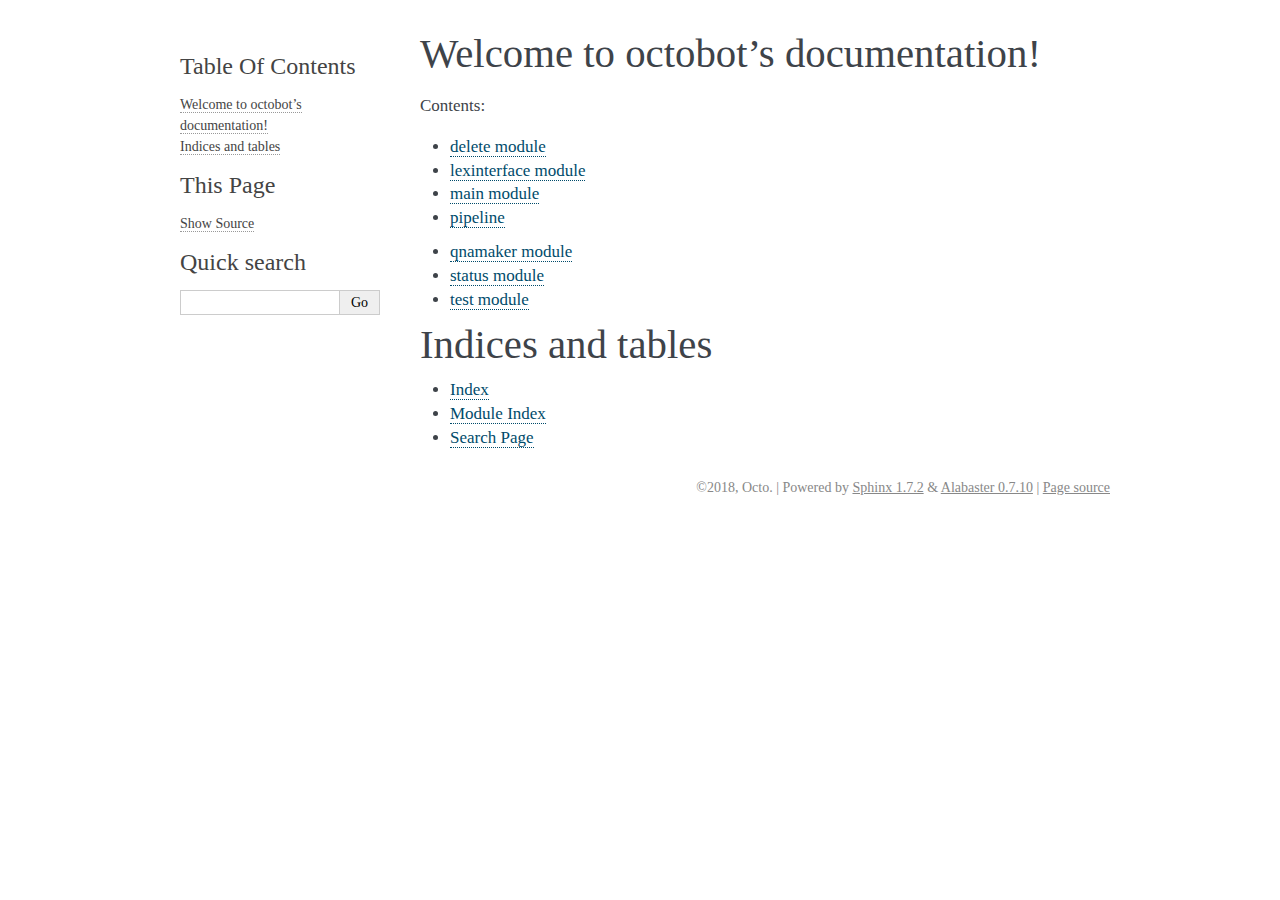
<file: pipeline/docs/_build/html/index.html>
<!DOCTYPE html PUBLIC "-//W3C//DTD XHTML 1.0 Transitional//EN"
  "http://www.w3.org/TR/xhtml1/DTD/xhtml1-transitional.dtd">

<html xmlns="http://www.w3.org/1999/xhtml">
  <head>
    <meta http-equiv="X-UA-Compatible" content="IE=Edge" />
    <meta http-equiv="Content-Type" content="text/html; charset=utf-8" />
    <title>Welcome to octobot’s documentation! &#8212; octobot  documentation</title>
    <link rel="stylesheet" href="_static/alabaster.css" type="text/css" />
    <link rel="stylesheet" href="_static/pygments.css" type="text/css" />
    <script type="text/javascript" src="_static/documentation_options.js"></script>
    <script type="text/javascript" src="_static/jquery.js"></script>
    <script type="text/javascript" src="_static/underscore.js"></script>
    <script type="text/javascript" src="_static/doctools.js"></script>
    <link rel="index" title="Index" href="genindex.html" />
    <link rel="search" title="Search" href="search.html" />
    <link rel="next" title="delete module" href="source/delete.html" />
   
  <link rel="stylesheet" href="_static/custom.css" type="text/css" />
  
  
  <meta name="viewport" content="width=device-width, initial-scale=0.9, maximum-scale=0.9" />

  </head><body>
  
    <div class="document">
      <div class="documentwrapper">
        <div class="bodywrapper">
          <div class="body" role="main">
            
  <div class="section" id="welcome-to-octobot-s-documentation">
<h1>Welcome to octobot’s documentation!<a class="headerlink" href="#welcome-to-octobot-s-documentation" title="Permalink to this headline">¶</a></h1>
<div class="toctree-wrapper compound">
<p class="caption"><span class="caption-text">Contents:</span></p>
<ul>
<li class="toctree-l1"><a class="reference internal" href="source/delete.html">delete module</a></li>
<li class="toctree-l1"><a class="reference internal" href="source/lexinterface.html">lexinterface module</a></li>
<li class="toctree-l1"><a class="reference internal" href="source/main.html">main module</a></li>
<li class="toctree-l1"><a class="reference internal" href="source/modules.html">pipeline</a><ul class="simple">
</ul>
</li>
<li class="toctree-l1"><a class="reference internal" href="source/qnamaker.html">qnamaker module</a></li>
<li class="toctree-l1"><a class="reference internal" href="source/status.html">status module</a></li>
<li class="toctree-l1"><a class="reference internal" href="source/test.html">test module</a></li>
</ul>
</div>
</div>
<div class="section" id="indices-and-tables">
<h1>Indices and tables<a class="headerlink" href="#indices-and-tables" title="Permalink to this headline">¶</a></h1>
<ul class="simple">
<li><a class="reference internal" href="genindex.html"><span class="std std-ref">Index</span></a></li>
<li><a class="reference internal" href="py-modindex.html"><span class="std std-ref">Module Index</span></a></li>
<li><a class="reference internal" href="search.html"><span class="std std-ref">Search Page</span></a></li>
</ul>
</div>


          </div>
        </div>
      </div>
      <div class="sphinxsidebar" role="navigation" aria-label="main navigation">
        <div class="sphinxsidebarwrapper">
  <h3><a href="#">Table Of Contents</a></h3>
  <ul>
<li><a class="reference internal" href="#">Welcome to octobot’s documentation!</a></li>
<li><a class="reference internal" href="#indices-and-tables">Indices and tables</a></li>
</ul>
<div class="relations">
<h3>Related Topics</h3>
<ul>
  <li><a href="#">Documentation overview</a><ul>
      <li>Next: <a href="source/delete.html" title="next chapter">delete module</a></li>
  </ul></li>
</ul>
</div>
  <div role="note" aria-label="source link">
    <h3>This Page</h3>
    <ul class="this-page-menu">
      <li><a href="_sources/index.rst.txt"
            rel="nofollow">Show Source</a></li>
    </ul>
   </div>
<div id="searchbox" style="display: none" role="search">
  <h3>Quick search</h3>
    <div class="searchformwrapper">
    <form class="search" action="search.html" method="get">
      <input type="text" name="q" />
      <input type="submit" value="Go" />
      <input type="hidden" name="check_keywords" value="yes" />
      <input type="hidden" name="area" value="default" />
    </form>
    </div>
</div>
<script type="text/javascript">$('#searchbox').show(0);</script>
        </div>
      </div>
      <div class="clearer"></div>
    </div>
    <div class="footer">
      &copy;2018, Octo.
      
      |
      Powered by <a href="http://sphinx-doc.org/">Sphinx 1.7.2</a>
      &amp; <a href="https://github.com/bitprophet/alabaster">Alabaster 0.7.10</a>
      
      |
      <a href="_sources/index.rst.txt"
          rel="nofollow">Page source</a>
    </div>

    

    
  </body>
</html>
</file>
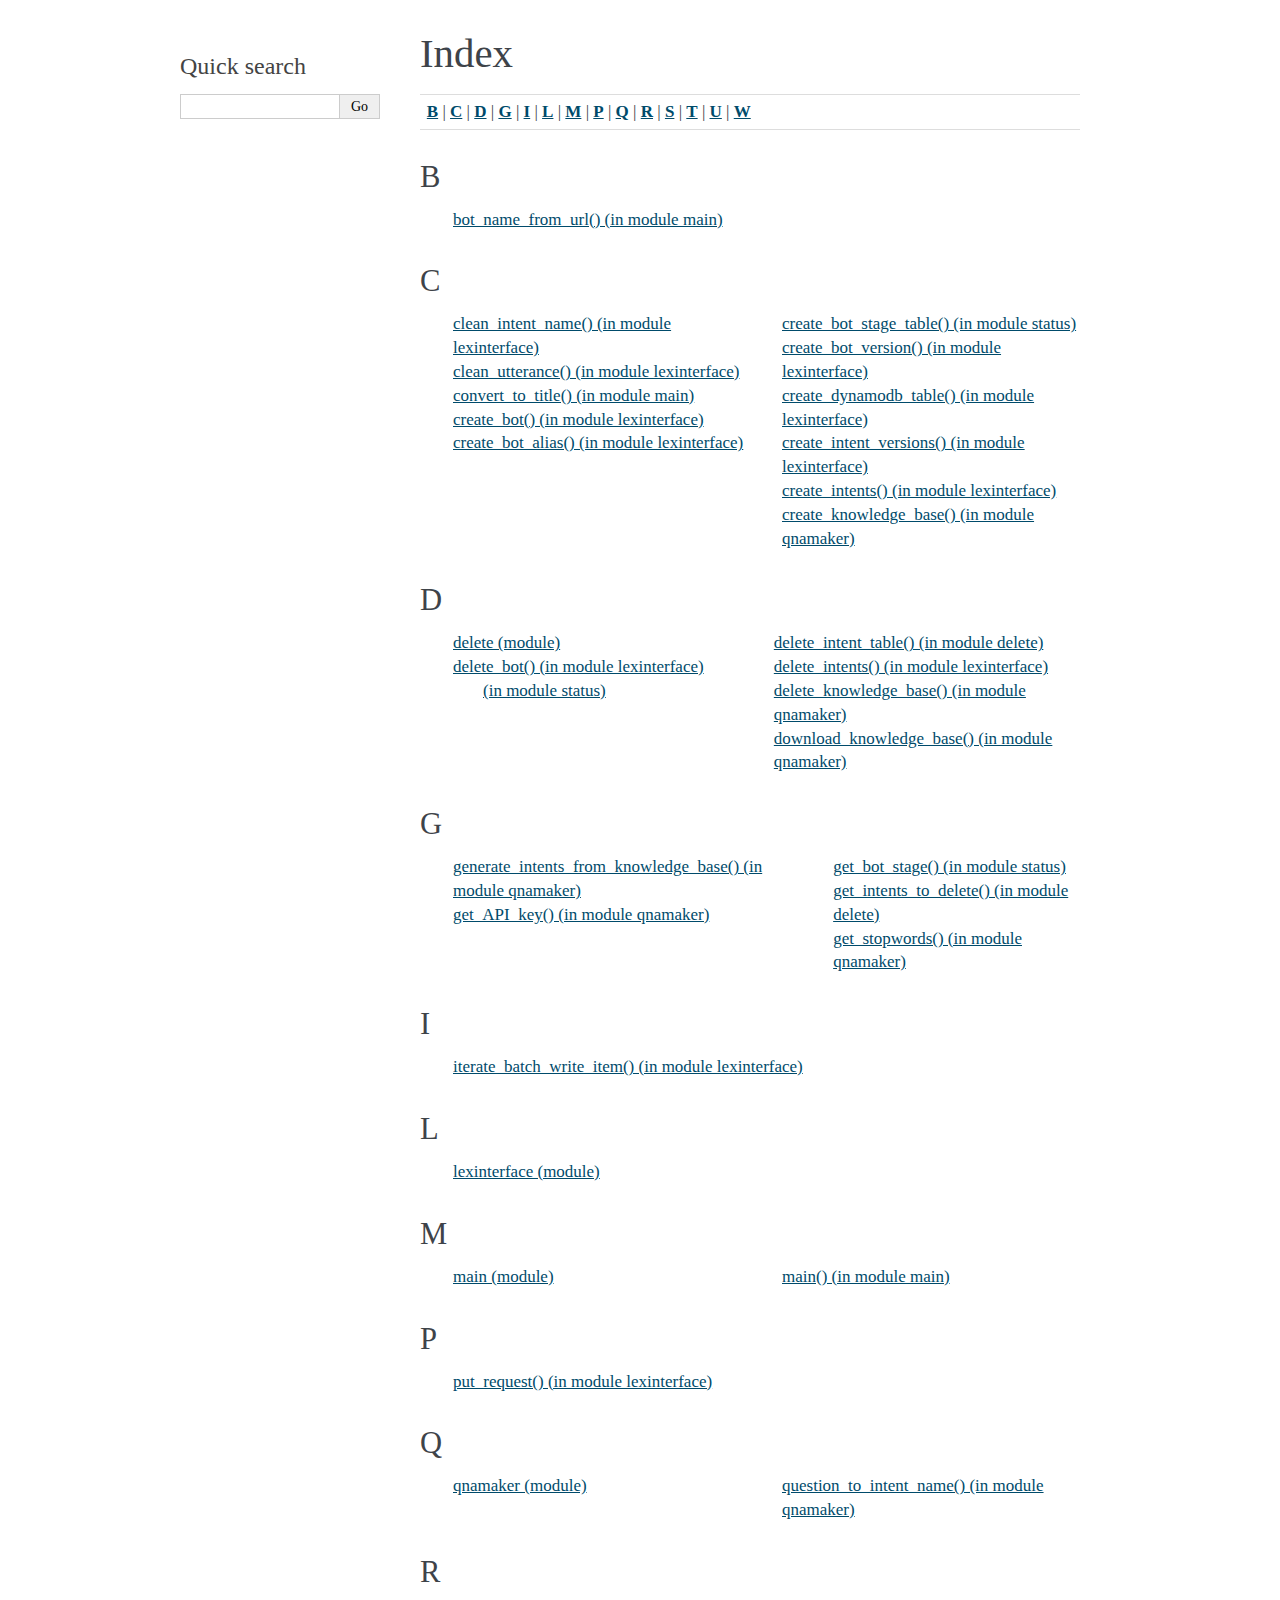
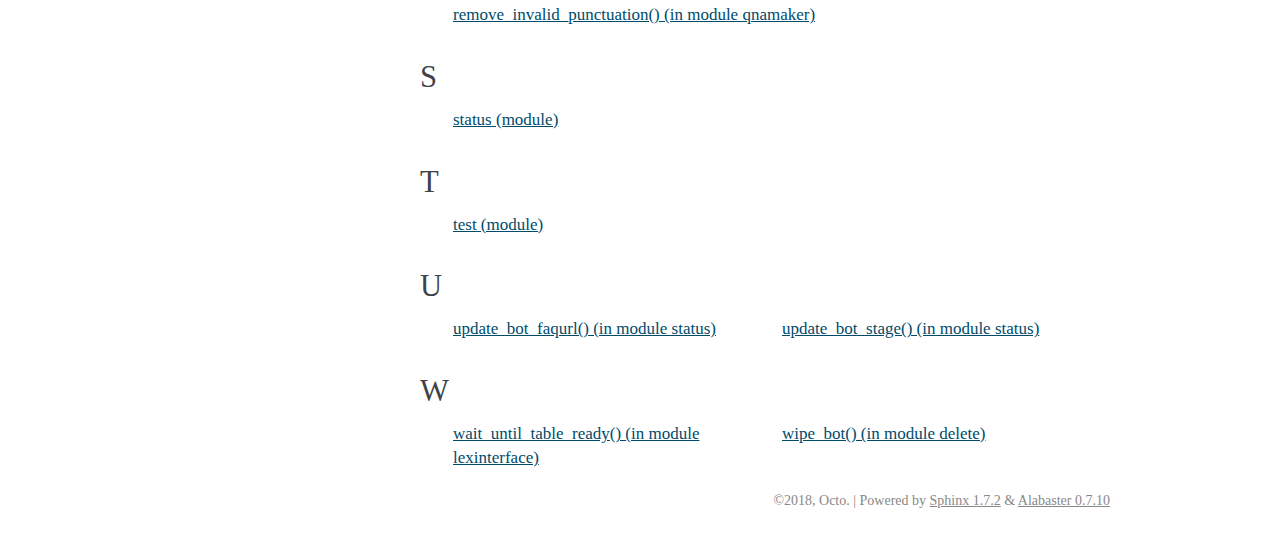
<file: pipeline/docs/_build/html/genindex.html>
<!DOCTYPE html PUBLIC "-//W3C//DTD XHTML 1.0 Transitional//EN"
  "http://www.w3.org/TR/xhtml1/DTD/xhtml1-transitional.dtd">

<html xmlns="http://www.w3.org/1999/xhtml">
  <head>
    <meta http-equiv="X-UA-Compatible" content="IE=Edge" />
    <meta http-equiv="Content-Type" content="text/html; charset=utf-8" />
    <title>Index &#8212; octobot  documentation</title>
    <link rel="stylesheet" href="_static/alabaster.css" type="text/css" />
    <link rel="stylesheet" href="_static/pygments.css" type="text/css" />
    <script type="text/javascript" src="_static/documentation_options.js"></script>
    <script type="text/javascript" src="_static/jquery.js"></script>
    <script type="text/javascript" src="_static/underscore.js"></script>
    <script type="text/javascript" src="_static/doctools.js"></script>
    <link rel="index" title="Index" href="#" />
    <link rel="search" title="Search" href="search.html" />
   
  <link rel="stylesheet" href="_static/custom.css" type="text/css" />
  
  
  <meta name="viewport" content="width=device-width, initial-scale=0.9, maximum-scale=0.9" />

  </head><body>
  

    <div class="document">
      <div class="documentwrapper">
        <div class="bodywrapper">
          <div class="body" role="main">
            

<h1 id="index">Index</h1>

<div class="genindex-jumpbox">
 <a href="#B"><strong>B</strong></a>
 | <a href="#C"><strong>C</strong></a>
 | <a href="#D"><strong>D</strong></a>
 | <a href="#G"><strong>G</strong></a>
 | <a href="#I"><strong>I</strong></a>
 | <a href="#L"><strong>L</strong></a>
 | <a href="#M"><strong>M</strong></a>
 | <a href="#P"><strong>P</strong></a>
 | <a href="#Q"><strong>Q</strong></a>
 | <a href="#R"><strong>R</strong></a>
 | <a href="#S"><strong>S</strong></a>
 | <a href="#T"><strong>T</strong></a>
 | <a href="#U"><strong>U</strong></a>
 | <a href="#W"><strong>W</strong></a>
 
</div>
<h2 id="B">B</h2>
<table style="width: 100%" class="indextable genindextable"><tr>
  <td style="width: 33%; vertical-align: top;"><ul>
      <li><a href="source/main.html#main.bot_name_from_url">bot_name_from_url() (in module main)</a>
</li>
  </ul></td>
</tr></table>

<h2 id="C">C</h2>
<table style="width: 100%" class="indextable genindextable"><tr>
  <td style="width: 33%; vertical-align: top;"><ul>
      <li><a href="source/lexinterface.html#lexinterface.clean_intent_name">clean_intent_name() (in module lexinterface)</a>
</li>
      <li><a href="source/lexinterface.html#lexinterface.clean_utterance">clean_utterance() (in module lexinterface)</a>
</li>
      <li><a href="source/main.html#main.convert_to_title">convert_to_title() (in module main)</a>
</li>
      <li><a href="source/lexinterface.html#lexinterface.create_bot">create_bot() (in module lexinterface)</a>
</li>
      <li><a href="source/lexinterface.html#lexinterface.create_bot_alias">create_bot_alias() (in module lexinterface)</a>
</li>
  </ul></td>
  <td style="width: 33%; vertical-align: top;"><ul>
      <li><a href="source/status.html#status.create_bot_stage_table">create_bot_stage_table() (in module status)</a>
</li>
      <li><a href="source/lexinterface.html#lexinterface.create_bot_version">create_bot_version() (in module lexinterface)</a>
</li>
      <li><a href="source/lexinterface.html#lexinterface.create_dynamodb_table">create_dynamodb_table() (in module lexinterface)</a>
</li>
      <li><a href="source/lexinterface.html#lexinterface.create_intent_versions">create_intent_versions() (in module lexinterface)</a>
</li>
      <li><a href="source/lexinterface.html#lexinterface.create_intents">create_intents() (in module lexinterface)</a>
</li>
      <li><a href="source/qnamaker.html#qnamaker.create_knowledge_base">create_knowledge_base() (in module qnamaker)</a>
</li>
  </ul></td>
</tr></table>

<h2 id="D">D</h2>
<table style="width: 100%" class="indextable genindextable"><tr>
  <td style="width: 33%; vertical-align: top;"><ul>
      <li><a href="source/delete.html#module-delete">delete (module)</a>
</li>
      <li><a href="source/lexinterface.html#lexinterface.delete_bot">delete_bot() (in module lexinterface)</a>

      <ul>
        <li><a href="source/status.html#status.delete_bot">(in module status)</a>
</li>
      </ul></li>
  </ul></td>
  <td style="width: 33%; vertical-align: top;"><ul>
      <li><a href="source/delete.html#delete.delete_intent_table">delete_intent_table() (in module delete)</a>
</li>
      <li><a href="source/lexinterface.html#lexinterface.delete_intents">delete_intents() (in module lexinterface)</a>
</li>
      <li><a href="source/qnamaker.html#qnamaker.delete_knowledge_base">delete_knowledge_base() (in module qnamaker)</a>
</li>
      <li><a href="source/qnamaker.html#qnamaker.download_knowledge_base">download_knowledge_base() (in module qnamaker)</a>
</li>
  </ul></td>
</tr></table>

<h2 id="G">G</h2>
<table style="width: 100%" class="indextable genindextable"><tr>
  <td style="width: 33%; vertical-align: top;"><ul>
      <li><a href="source/qnamaker.html#qnamaker.generate_intents_from_knowledge_base">generate_intents_from_knowledge_base() (in module qnamaker)</a>
</li>
      <li><a href="source/qnamaker.html#qnamaker.get_API_key">get_API_key() (in module qnamaker)</a>
</li>
  </ul></td>
  <td style="width: 33%; vertical-align: top;"><ul>
      <li><a href="source/status.html#status.get_bot_stage">get_bot_stage() (in module status)</a>
</li>
      <li><a href="source/delete.html#delete.get_intents_to_delete">get_intents_to_delete() (in module delete)</a>
</li>
      <li><a href="source/qnamaker.html#qnamaker.get_stopwords">get_stopwords() (in module qnamaker)</a>
</li>
  </ul></td>
</tr></table>

<h2 id="I">I</h2>
<table style="width: 100%" class="indextable genindextable"><tr>
  <td style="width: 33%; vertical-align: top;"><ul>
      <li><a href="source/lexinterface.html#lexinterface.iterate_batch_write_item">iterate_batch_write_item() (in module lexinterface)</a>
</li>
  </ul></td>
</tr></table>

<h2 id="L">L</h2>
<table style="width: 100%" class="indextable genindextable"><tr>
  <td style="width: 33%; vertical-align: top;"><ul>
      <li><a href="source/lexinterface.html#module-lexinterface">lexinterface (module)</a>
</li>
  </ul></td>
</tr></table>

<h2 id="M">M</h2>
<table style="width: 100%" class="indextable genindextable"><tr>
  <td style="width: 33%; vertical-align: top;"><ul>
      <li><a href="source/main.html#module-main">main (module)</a>
</li>
  </ul></td>
  <td style="width: 33%; vertical-align: top;"><ul>
      <li><a href="source/main.html#main.main">main() (in module main)</a>
</li>
  </ul></td>
</tr></table>

<h2 id="P">P</h2>
<table style="width: 100%" class="indextable genindextable"><tr>
  <td style="width: 33%; vertical-align: top;"><ul>
      <li><a href="source/lexinterface.html#lexinterface.put_request">put_request() (in module lexinterface)</a>
</li>
  </ul></td>
</tr></table>

<h2 id="Q">Q</h2>
<table style="width: 100%" class="indextable genindextable"><tr>
  <td style="width: 33%; vertical-align: top;"><ul>
      <li><a href="source/qnamaker.html#module-qnamaker">qnamaker (module)</a>
</li>
  </ul></td>
  <td style="width: 33%; vertical-align: top;"><ul>
      <li><a href="source/qnamaker.html#qnamaker.question_to_intent_name">question_to_intent_name() (in module qnamaker)</a>
</li>
  </ul></td>
</tr></table>

<h2 id="R">R</h2>
<table style="width: 100%" class="indextable genindextable"><tr>
  <td style="width: 33%; vertical-align: top;"><ul>
      <li><a href="source/qnamaker.html#qnamaker.remove_invalid_punctuation">remove_invalid_punctuation() (in module qnamaker)</a>
</li>
  </ul></td>
</tr></table>

<h2 id="S">S</h2>
<table style="width: 100%" class="indextable genindextable"><tr>
  <td style="width: 33%; vertical-align: top;"><ul>
      <li><a href="source/status.html#module-status">status (module)</a>
</li>
  </ul></td>
</tr></table>

<h2 id="T">T</h2>
<table style="width: 100%" class="indextable genindextable"><tr>
  <td style="width: 33%; vertical-align: top;"><ul>
      <li><a href="source/test.html#module-test">test (module)</a>
</li>
  </ul></td>
</tr></table>

<h2 id="U">U</h2>
<table style="width: 100%" class="indextable genindextable"><tr>
  <td style="width: 33%; vertical-align: top;"><ul>
      <li><a href="source/status.html#status.update_bot_faqurl">update_bot_faqurl() (in module status)</a>
</li>
  </ul></td>
  <td style="width: 33%; vertical-align: top;"><ul>
      <li><a href="source/status.html#status.update_bot_stage">update_bot_stage() (in module status)</a>
</li>
  </ul></td>
</tr></table>

<h2 id="W">W</h2>
<table style="width: 100%" class="indextable genindextable"><tr>
  <td style="width: 33%; vertical-align: top;"><ul>
      <li><a href="source/lexinterface.html#lexinterface.wait_until_table_ready">wait_until_table_ready() (in module lexinterface)</a>
</li>
  </ul></td>
  <td style="width: 33%; vertical-align: top;"><ul>
      <li><a href="source/delete.html#delete.wipe_bot">wipe_bot() (in module delete)</a>
</li>
  </ul></td>
</tr></table>



          </div>
        </div>
      </div>
      <div class="sphinxsidebar" role="navigation" aria-label="main navigation">
        <div class="sphinxsidebarwrapper"><div class="relations">
<h3>Related Topics</h3>
<ul>
  <li><a href="index.html">Documentation overview</a><ul>
  </ul></li>
</ul>
</div>
<div id="searchbox" style="display: none" role="search">
  <h3>Quick search</h3>
    <div class="searchformwrapper">
    <form class="search" action="search.html" method="get">
      <input type="text" name="q" />
      <input type="submit" value="Go" />
      <input type="hidden" name="check_keywords" value="yes" />
      <input type="hidden" name="area" value="default" />
    </form>
    </div>
</div>
<script type="text/javascript">$('#searchbox').show(0);</script>
        </div>
      </div>
      <div class="clearer"></div>
    </div>
    <div class="footer">
      &copy;2018, Octo.
      
      |
      Powered by <a href="http://sphinx-doc.org/">Sphinx 1.7.2</a>
      &amp; <a href="https://github.com/bitprophet/alabaster">Alabaster 0.7.10</a>
      
    </div>

    

    
  </body>
</html>
</file>
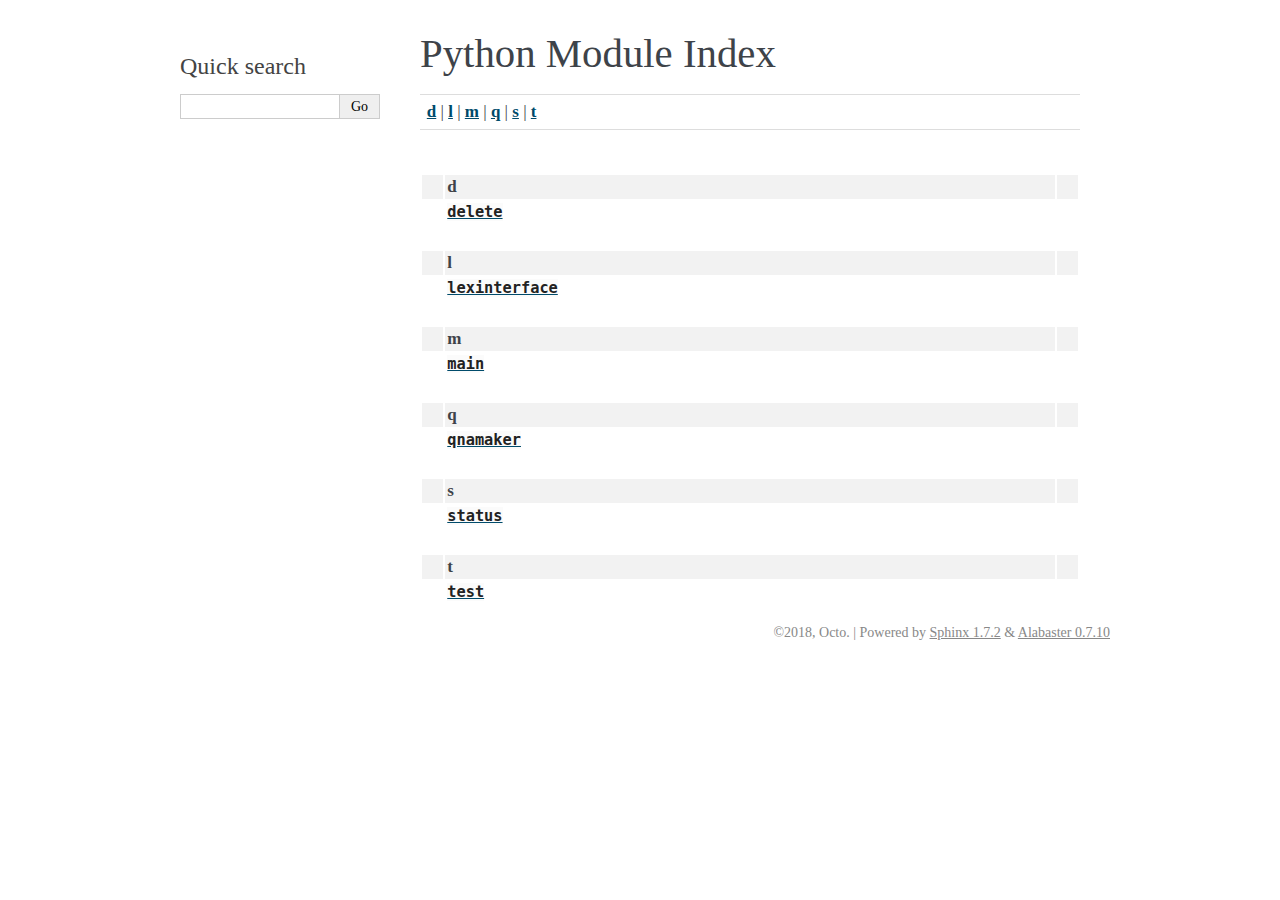
<file: pipeline/docs/_build/html/py-modindex.html>
<!DOCTYPE html PUBLIC "-//W3C//DTD XHTML 1.0 Transitional//EN"
  "http://www.w3.org/TR/xhtml1/DTD/xhtml1-transitional.dtd">

<html xmlns="http://www.w3.org/1999/xhtml">
  <head>
    <meta http-equiv="X-UA-Compatible" content="IE=Edge" />
    <meta http-equiv="Content-Type" content="text/html; charset=utf-8" />
    <title>Python Module Index &#8212; octobot  documentation</title>
    <link rel="stylesheet" href="_static/alabaster.css" type="text/css" />
    <link rel="stylesheet" href="_static/pygments.css" type="text/css" />
    <script type="text/javascript" src="_static/documentation_options.js"></script>
    <script type="text/javascript" src="_static/jquery.js"></script>
    <script type="text/javascript" src="_static/underscore.js"></script>
    <script type="text/javascript" src="_static/doctools.js"></script>
    <link rel="index" title="Index" href="genindex.html" />
    <link rel="search" title="Search" href="search.html" />

   
  <link rel="stylesheet" href="_static/custom.css" type="text/css" />
  
  
  <meta name="viewport" content="width=device-width, initial-scale=0.9, maximum-scale=0.9" />


    <script type="text/javascript">
      DOCUMENTATION_OPTIONS.COLLAPSE_INDEX = true;
    </script>


  </head><body>
  

    <div class="document">
      <div class="documentwrapper">
        <div class="bodywrapper">
          <div class="body" role="main">
            

   <h1>Python Module Index</h1>

   <div class="modindex-jumpbox">
   <a href="#cap-d"><strong>d</strong></a> | 
   <a href="#cap-l"><strong>l</strong></a> | 
   <a href="#cap-m"><strong>m</strong></a> | 
   <a href="#cap-q"><strong>q</strong></a> | 
   <a href="#cap-s"><strong>s</strong></a> | 
   <a href="#cap-t"><strong>t</strong></a>
   </div>

   <table class="indextable modindextable">
     <tr class="pcap"><td></td><td>&#160;</td><td></td></tr>
     <tr class="cap" id="cap-d"><td></td><td>
       <strong>d</strong></td><td></td></tr>
     <tr>
       <td></td>
       <td>
       <a href="source/delete.html#module-delete"><code class="xref">delete</code></a></td><td>
       <em></em></td></tr>
     <tr class="pcap"><td></td><td>&#160;</td><td></td></tr>
     <tr class="cap" id="cap-l"><td></td><td>
       <strong>l</strong></td><td></td></tr>
     <tr>
       <td></td>
       <td>
       <a href="source/lexinterface.html#module-lexinterface"><code class="xref">lexinterface</code></a></td><td>
       <em></em></td></tr>
     <tr class="pcap"><td></td><td>&#160;</td><td></td></tr>
     <tr class="cap" id="cap-m"><td></td><td>
       <strong>m</strong></td><td></td></tr>
     <tr>
       <td></td>
       <td>
       <a href="source/main.html#module-main"><code class="xref">main</code></a></td><td>
       <em></em></td></tr>
     <tr class="pcap"><td></td><td>&#160;</td><td></td></tr>
     <tr class="cap" id="cap-q"><td></td><td>
       <strong>q</strong></td><td></td></tr>
     <tr>
       <td></td>
       <td>
       <a href="source/qnamaker.html#module-qnamaker"><code class="xref">qnamaker</code></a></td><td>
       <em></em></td></tr>
     <tr class="pcap"><td></td><td>&#160;</td><td></td></tr>
     <tr class="cap" id="cap-s"><td></td><td>
       <strong>s</strong></td><td></td></tr>
     <tr>
       <td></td>
       <td>
       <a href="source/status.html#module-status"><code class="xref">status</code></a></td><td>
       <em></em></td></tr>
     <tr class="pcap"><td></td><td>&#160;</td><td></td></tr>
     <tr class="cap" id="cap-t"><td></td><td>
       <strong>t</strong></td><td></td></tr>
     <tr>
       <td></td>
       <td>
       <a href="source/test.html#module-test"><code class="xref">test</code></a></td><td>
       <em></em></td></tr>
   </table>


          </div>
        </div>
      </div>
      <div class="sphinxsidebar" role="navigation" aria-label="main navigation">
        <div class="sphinxsidebarwrapper"><div class="relations">
<h3>Related Topics</h3>
<ul>
  <li><a href="index.html">Documentation overview</a><ul>
  </ul></li>
</ul>
</div>
<div id="searchbox" style="display: none" role="search">
  <h3>Quick search</h3>
    <div class="searchformwrapper">
    <form class="search" action="search.html" method="get">
      <input type="text" name="q" />
      <input type="submit" value="Go" />
      <input type="hidden" name="check_keywords" value="yes" />
      <input type="hidden" name="area" value="default" />
    </form>
    </div>
</div>
<script type="text/javascript">$('#searchbox').show(0);</script>
        </div>
      </div>
      <div class="clearer"></div>
    </div>
    <div class="footer">
      &copy;2018, Octo.
      
      |
      Powered by <a href="http://sphinx-doc.org/">Sphinx 1.7.2</a>
      &amp; <a href="https://github.com/bitprophet/alabaster">Alabaster 0.7.10</a>
      
    </div>

    

    
  </body>
</html>
</file>
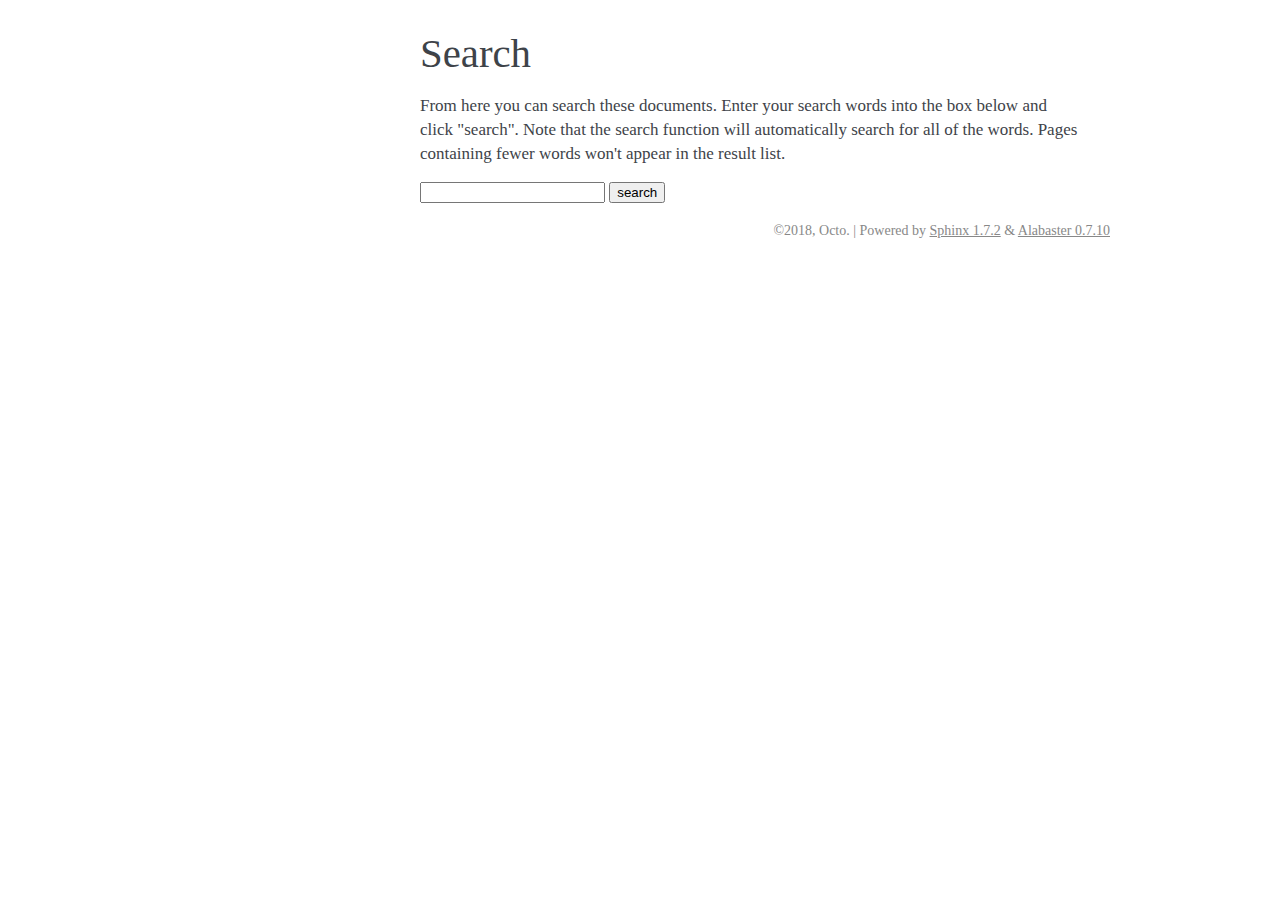
<file: pipeline/docs/_build/html/search.html>
<!DOCTYPE html PUBLIC "-//W3C//DTD XHTML 1.0 Transitional//EN"
  "http://www.w3.org/TR/xhtml1/DTD/xhtml1-transitional.dtd">

<html xmlns="http://www.w3.org/1999/xhtml">
  <head>
    <meta http-equiv="X-UA-Compatible" content="IE=Edge" />
    <meta http-equiv="Content-Type" content="text/html; charset=utf-8" />
    <title>Search &#8212; octobot  documentation</title>
    <link rel="stylesheet" href="_static/alabaster.css" type="text/css" />
    <link rel="stylesheet" href="_static/pygments.css" type="text/css" />
    <script type="text/javascript" src="_static/documentation_options.js"></script>
    <script type="text/javascript" src="_static/jquery.js"></script>
    <script type="text/javascript" src="_static/underscore.js"></script>
    <script type="text/javascript" src="_static/doctools.js"></script>
    <script type="text/javascript" src="_static/searchtools.js"></script>
    <link rel="index" title="Index" href="genindex.html" />
    <link rel="search" title="Search" href="#" />
  <script type="text/javascript">
    jQuery(function() { Search.loadIndex("searchindex.js"); });
  </script>
  
  <script type="text/javascript" id="searchindexloader"></script>
  
   
  <link rel="stylesheet" href="_static/custom.css" type="text/css" />
  
  
  <meta name="viewport" content="width=device-width, initial-scale=0.9, maximum-scale=0.9" />


  </head><body>
  

    <div class="document">
      <div class="documentwrapper">
        <div class="bodywrapper">
          <div class="body" role="main">
            
  <h1 id="search-documentation">Search</h1>
  <div id="fallback" class="admonition warning">
  <script type="text/javascript">$('#fallback').hide();</script>
  <p>
    Please activate JavaScript to enable the search
    functionality.
  </p>
  </div>
  <p>
    From here you can search these documents. Enter your search
    words into the box below and click "search". Note that the search
    function will automatically search for all of the words. Pages
    containing fewer words won't appear in the result list.
  </p>
  <form action="" method="get">
    <input type="text" name="q" value="" />
    <input type="submit" value="search" />
    <span id="search-progress" style="padding-left: 10px"></span>
  </form>
  
  <div id="search-results">
  
  </div>

          </div>
        </div>
      </div>
      <div class="sphinxsidebar" role="navigation" aria-label="main navigation">
        <div class="sphinxsidebarwrapper"><div class="relations">
<h3>Related Topics</h3>
<ul>
  <li><a href="index.html">Documentation overview</a><ul>
  </ul></li>
</ul>
</div>
        </div>
      </div>
      <div class="clearer"></div>
    </div>
    <div class="footer">
      &copy;2018, Octo.
      
      |
      Powered by <a href="http://sphinx-doc.org/">Sphinx 1.7.2</a>
      &amp; <a href="https://github.com/bitprophet/alabaster">Alabaster 0.7.10</a>
      
    </div>

    

    
  </body>
</html>
</file>
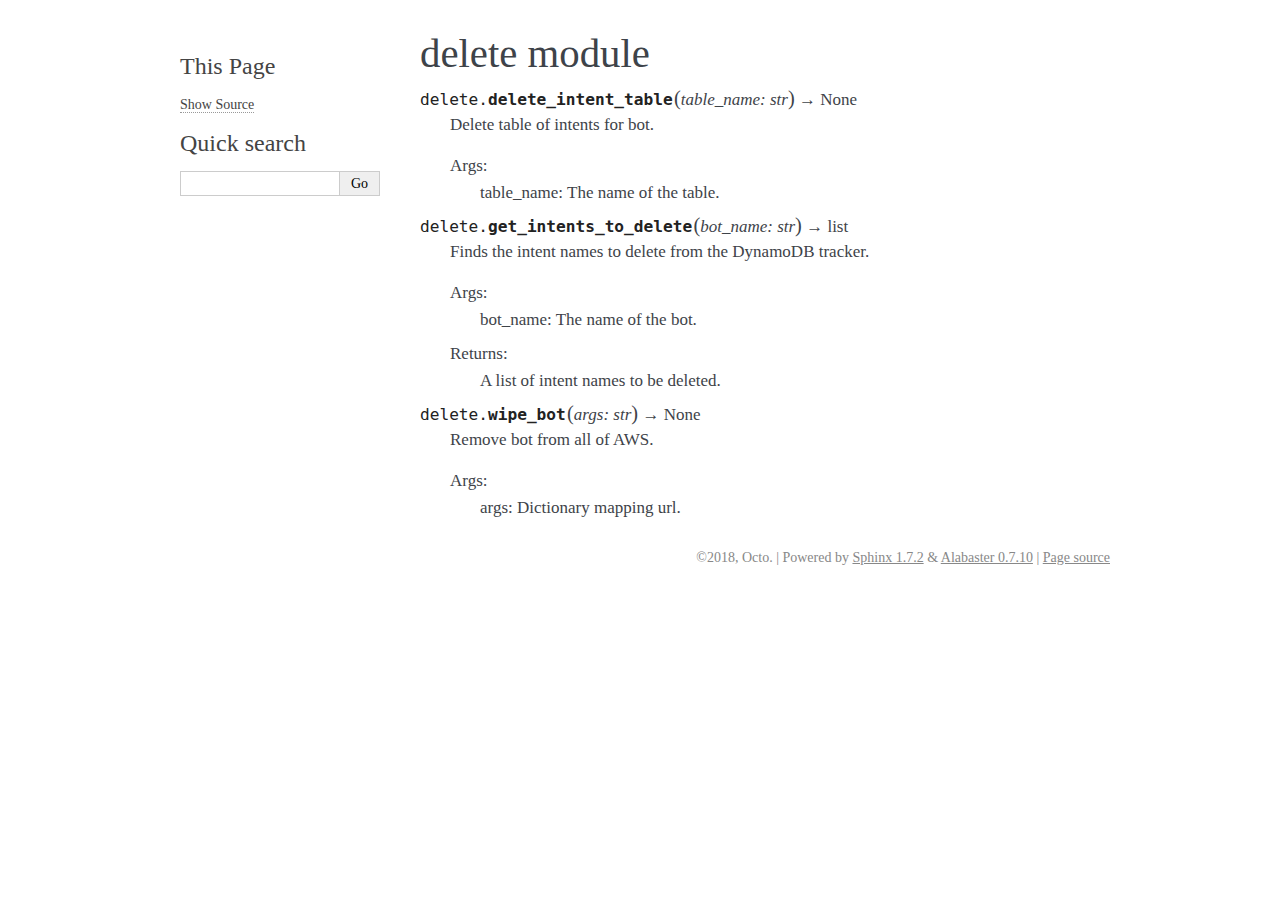
<file: pipeline/docs/_build/html/source/delete.html>
<!DOCTYPE html PUBLIC "-//W3C//DTD XHTML 1.0 Transitional//EN"
  "http://www.w3.org/TR/xhtml1/DTD/xhtml1-transitional.dtd">

<html xmlns="http://www.w3.org/1999/xhtml">
  <head>
    <meta http-equiv="X-UA-Compatible" content="IE=Edge" />
    <meta http-equiv="Content-Type" content="text/html; charset=utf-8" />
    <title>delete module &#8212; octobot  documentation</title>
    <link rel="stylesheet" href="../_static/alabaster.css" type="text/css" />
    <link rel="stylesheet" href="../_static/pygments.css" type="text/css" />
    <script type="text/javascript" src="../_static/documentation_options.js"></script>
    <script type="text/javascript" src="../_static/jquery.js"></script>
    <script type="text/javascript" src="../_static/underscore.js"></script>
    <script type="text/javascript" src="../_static/doctools.js"></script>
    <link rel="index" title="Index" href="../genindex.html" />
    <link rel="search" title="Search" href="../search.html" />
   
  <link rel="stylesheet" href="../_static/custom.css" type="text/css" />
  
  
  <meta name="viewport" content="width=device-width, initial-scale=0.9, maximum-scale=0.9" />

  </head><body>
  

    <div class="document">
      <div class="documentwrapper">
        <div class="bodywrapper">
          <div class="body" role="main">
            
  <div class="section" id="module-delete">
<span id="delete-module"></span><h1>delete module<a class="headerlink" href="#module-delete" title="Permalink to this headline">¶</a></h1>
<dl class="function">
<dt id="delete.delete_intent_table">
<code class="descclassname">delete.</code><code class="descname">delete_intent_table</code><span class="sig-paren">(</span><em>table_name: str</em><span class="sig-paren">)</span> &#x2192; None<a class="headerlink" href="#delete.delete_intent_table" title="Permalink to this definition">¶</a></dt>
<dd><p>Delete table of intents for bot.</p>
<dl class="docutils">
<dt>Args:</dt>
<dd>table_name: The name of the table.</dd>
</dl>
</dd></dl>

<dl class="function">
<dt id="delete.get_intents_to_delete">
<code class="descclassname">delete.</code><code class="descname">get_intents_to_delete</code><span class="sig-paren">(</span><em>bot_name: str</em><span class="sig-paren">)</span> &#x2192; list<a class="headerlink" href="#delete.get_intents_to_delete" title="Permalink to this definition">¶</a></dt>
<dd><p>Finds the intent names to delete from the DynamoDB tracker.</p>
<dl class="docutils">
<dt>Args:</dt>
<dd>bot_name: The name of the bot.</dd>
<dt>Returns:</dt>
<dd>A list of intent names to be deleted.</dd>
</dl>
</dd></dl>

<dl class="function">
<dt id="delete.wipe_bot">
<code class="descclassname">delete.</code><code class="descname">wipe_bot</code><span class="sig-paren">(</span><em>args: str</em><span class="sig-paren">)</span> &#x2192; None<a class="headerlink" href="#delete.wipe_bot" title="Permalink to this definition">¶</a></dt>
<dd><p>Remove bot from all of AWS.</p>
<dl class="docutils">
<dt>Args:</dt>
<dd>args: Dictionary mapping url.</dd>
</dl>
</dd></dl>

</div>


          </div>
        </div>
      </div>
      <div class="sphinxsidebar" role="navigation" aria-label="main navigation">
        <div class="sphinxsidebarwrapper"><div class="relations">
<h3>Related Topics</h3>
<ul>
  <li><a href="../index.html">Documentation overview</a><ul>
  </ul></li>
</ul>
</div>
  <div role="note" aria-label="source link">
    <h3>This Page</h3>
    <ul class="this-page-menu">
      <li><a href="../_sources/source/delete.rst.txt"
            rel="nofollow">Show Source</a></li>
    </ul>
   </div>
<div id="searchbox" style="display: none" role="search">
  <h3>Quick search</h3>
    <div class="searchformwrapper">
    <form class="search" action="../search.html" method="get">
      <input type="text" name="q" />
      <input type="submit" value="Go" />
      <input type="hidden" name="check_keywords" value="yes" />
      <input type="hidden" name="area" value="default" />
    </form>
    </div>
</div>
<script type="text/javascript">$('#searchbox').show(0);</script>
        </div>
      </div>
      <div class="clearer"></div>
    </div>
    <div class="footer">
      &copy;2018, Octo.
      
      |
      Powered by <a href="http://sphinx-doc.org/">Sphinx 1.7.2</a>
      &amp; <a href="https://github.com/bitprophet/alabaster">Alabaster 0.7.10</a>
      
      |
      <a href="../_sources/source/delete.rst.txt"
          rel="nofollow">Page source</a>
    </div>

    

    
  </body>
</html>
</file>
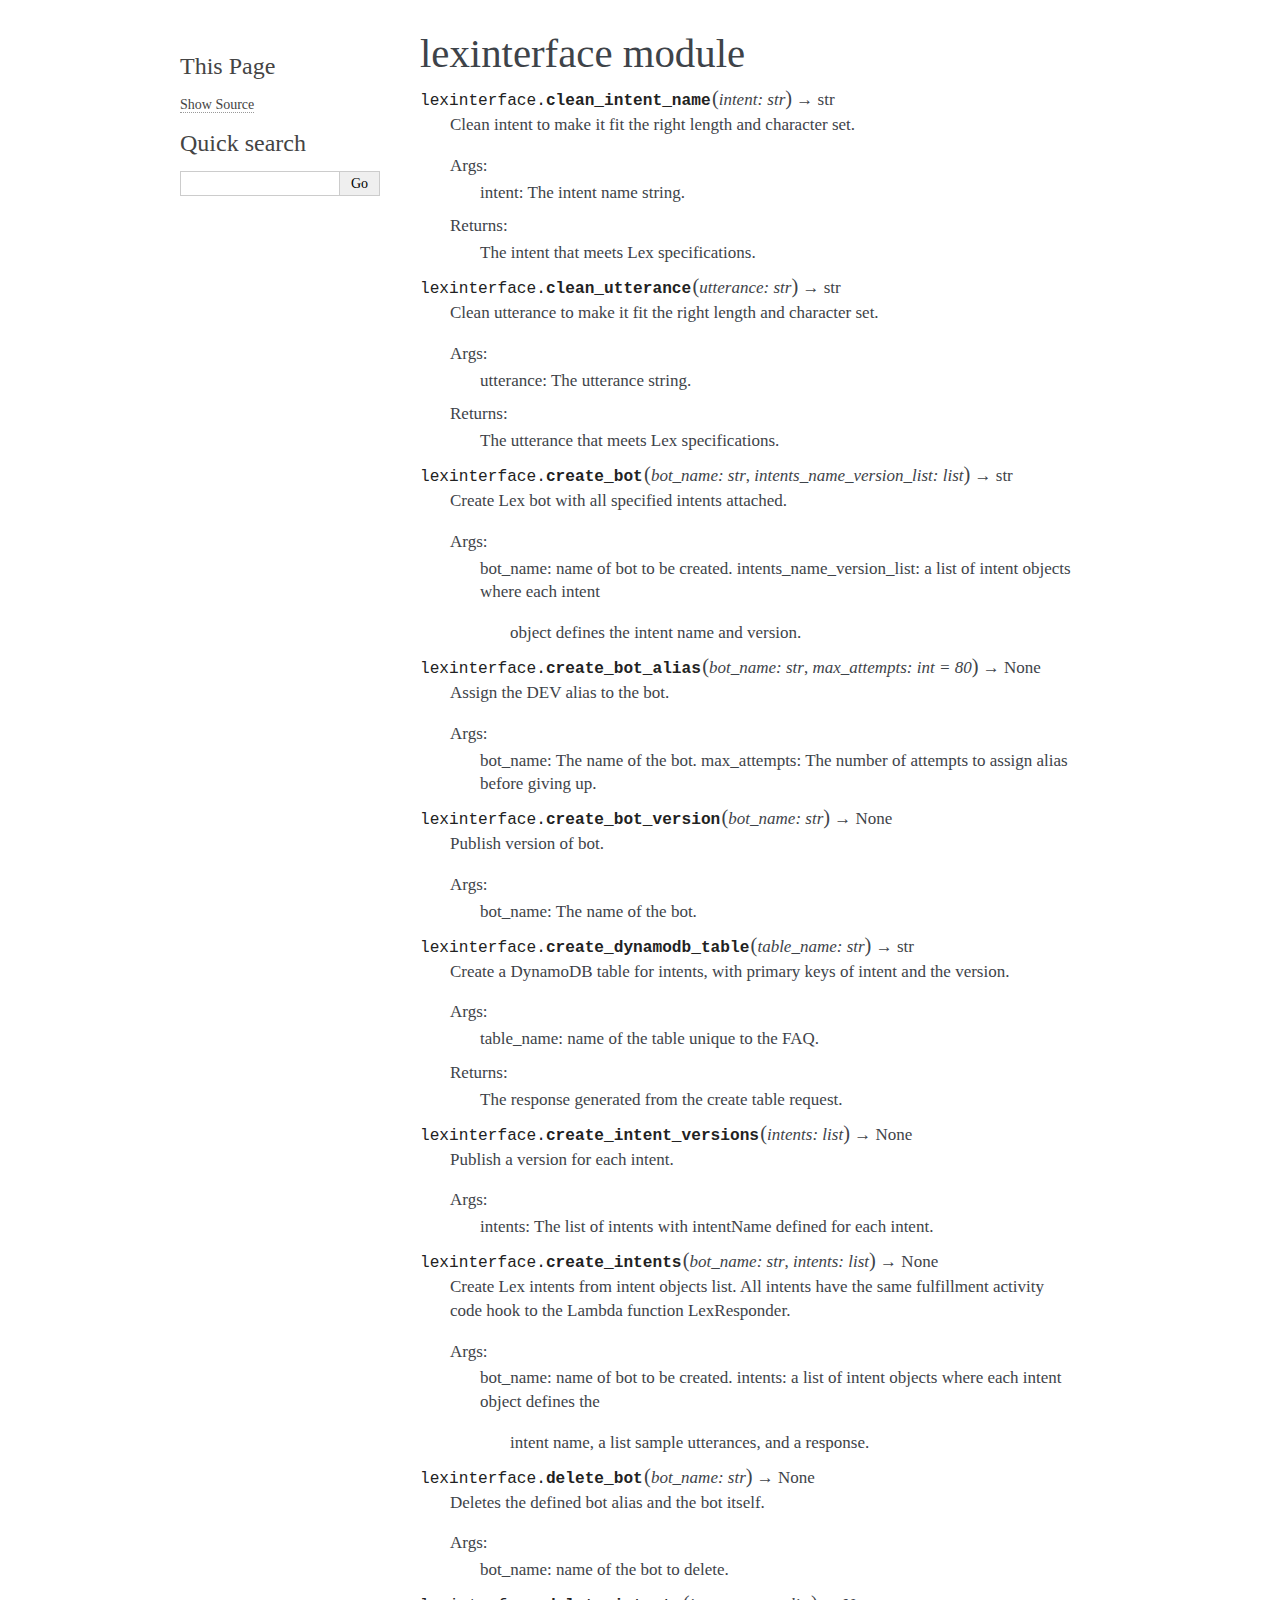
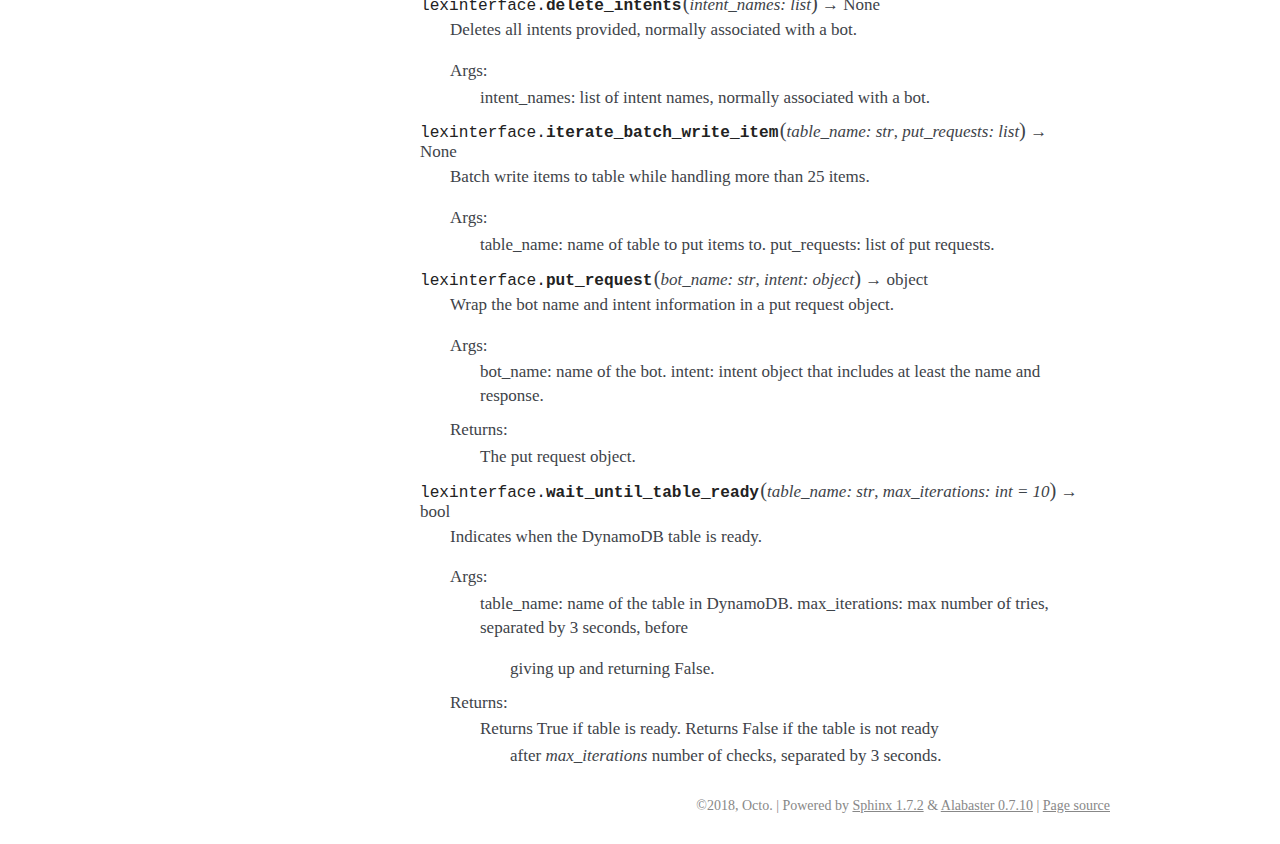
<file: pipeline/docs/_build/html/source/lexinterface.html>
<!DOCTYPE html PUBLIC "-//W3C//DTD XHTML 1.0 Transitional//EN"
  "http://www.w3.org/TR/xhtml1/DTD/xhtml1-transitional.dtd">

<html xmlns="http://www.w3.org/1999/xhtml">
  <head>
    <meta http-equiv="X-UA-Compatible" content="IE=Edge" />
    <meta http-equiv="Content-Type" content="text/html; charset=utf-8" />
    <title>lexinterface module &#8212; octobot  documentation</title>
    <link rel="stylesheet" href="../_static/alabaster.css" type="text/css" />
    <link rel="stylesheet" href="../_static/pygments.css" type="text/css" />
    <script type="text/javascript" src="../_static/documentation_options.js"></script>
    <script type="text/javascript" src="../_static/jquery.js"></script>
    <script type="text/javascript" src="../_static/underscore.js"></script>
    <script type="text/javascript" src="../_static/doctools.js"></script>
    <link rel="index" title="Index" href="../genindex.html" />
    <link rel="search" title="Search" href="../search.html" />
   
  <link rel="stylesheet" href="../_static/custom.css" type="text/css" />
  
  
  <meta name="viewport" content="width=device-width, initial-scale=0.9, maximum-scale=0.9" />

  </head><body>
  

    <div class="document">
      <div class="documentwrapper">
        <div class="bodywrapper">
          <div class="body" role="main">
            
  <div class="section" id="module-lexinterface">
<span id="lexinterface-module"></span><h1>lexinterface module<a class="headerlink" href="#module-lexinterface" title="Permalink to this headline">¶</a></h1>
<dl class="function">
<dt id="lexinterface.clean_intent_name">
<code class="descclassname">lexinterface.</code><code class="descname">clean_intent_name</code><span class="sig-paren">(</span><em>intent: str</em><span class="sig-paren">)</span> &#x2192; str<a class="headerlink" href="#lexinterface.clean_intent_name" title="Permalink to this definition">¶</a></dt>
<dd><p>Clean intent to make it fit the right length and character set.</p>
<dl class="docutils">
<dt>Args:</dt>
<dd>intent: The intent name string.</dd>
<dt>Returns:</dt>
<dd>The intent that meets Lex specifications.</dd>
</dl>
</dd></dl>

<dl class="function">
<dt id="lexinterface.clean_utterance">
<code class="descclassname">lexinterface.</code><code class="descname">clean_utterance</code><span class="sig-paren">(</span><em>utterance: str</em><span class="sig-paren">)</span> &#x2192; str<a class="headerlink" href="#lexinterface.clean_utterance" title="Permalink to this definition">¶</a></dt>
<dd><p>Clean utterance to make it fit the right length and character set.</p>
<dl class="docutils">
<dt>Args:</dt>
<dd>utterance: The utterance string.</dd>
<dt>Returns:</dt>
<dd>The utterance that meets Lex specifications.</dd>
</dl>
</dd></dl>

<dl class="function">
<dt id="lexinterface.create_bot">
<code class="descclassname">lexinterface.</code><code class="descname">create_bot</code><span class="sig-paren">(</span><em>bot_name: str</em>, <em>intents_name_version_list: list</em><span class="sig-paren">)</span> &#x2192; str<a class="headerlink" href="#lexinterface.create_bot" title="Permalink to this definition">¶</a></dt>
<dd><p>Create Lex bot with all specified intents attached.</p>
<dl class="docutils">
<dt>Args:</dt>
<dd><p class="first">bot_name: name of bot to be created.
intents_name_version_list: a list of intent objects where each intent</p>
<blockquote class="last">
<div>object defines the intent name and version.</div></blockquote>
</dd>
</dl>
</dd></dl>

<dl class="function">
<dt id="lexinterface.create_bot_alias">
<code class="descclassname">lexinterface.</code><code class="descname">create_bot_alias</code><span class="sig-paren">(</span><em>bot_name: str</em>, <em>max_attempts: int = 80</em><span class="sig-paren">)</span> &#x2192; None<a class="headerlink" href="#lexinterface.create_bot_alias" title="Permalink to this definition">¶</a></dt>
<dd><p>Assign the DEV alias to the bot.</p>
<dl class="docutils">
<dt>Args:</dt>
<dd>bot_name: The name of the bot.
max_attempts: The number of attempts to assign alias before giving up.</dd>
</dl>
</dd></dl>

<dl class="function">
<dt id="lexinterface.create_bot_version">
<code class="descclassname">lexinterface.</code><code class="descname">create_bot_version</code><span class="sig-paren">(</span><em>bot_name: str</em><span class="sig-paren">)</span> &#x2192; None<a class="headerlink" href="#lexinterface.create_bot_version" title="Permalink to this definition">¶</a></dt>
<dd><p>Publish version of bot.</p>
<dl class="docutils">
<dt>Args:</dt>
<dd>bot_name: The name of the bot.</dd>
</dl>
</dd></dl>

<dl class="function">
<dt id="lexinterface.create_dynamodb_table">
<code class="descclassname">lexinterface.</code><code class="descname">create_dynamodb_table</code><span class="sig-paren">(</span><em>table_name: str</em><span class="sig-paren">)</span> &#x2192; str<a class="headerlink" href="#lexinterface.create_dynamodb_table" title="Permalink to this definition">¶</a></dt>
<dd><p>Create a DynamoDB table for intents, with primary keys of intent and the
version.</p>
<dl class="docutils">
<dt>Args:</dt>
<dd>table_name: name of the table unique to the FAQ.</dd>
<dt>Returns:</dt>
<dd>The response generated from the create table request.</dd>
</dl>
</dd></dl>

<dl class="function">
<dt id="lexinterface.create_intent_versions">
<code class="descclassname">lexinterface.</code><code class="descname">create_intent_versions</code><span class="sig-paren">(</span><em>intents: list</em><span class="sig-paren">)</span> &#x2192; None<a class="headerlink" href="#lexinterface.create_intent_versions" title="Permalink to this definition">¶</a></dt>
<dd><p>Publish a version for each intent.</p>
<dl class="docutils">
<dt>Args:</dt>
<dd>intents: The list of intents with intentName defined for each intent.</dd>
</dl>
</dd></dl>

<dl class="function">
<dt id="lexinterface.create_intents">
<code class="descclassname">lexinterface.</code><code class="descname">create_intents</code><span class="sig-paren">(</span><em>bot_name: str</em>, <em>intents: list</em><span class="sig-paren">)</span> &#x2192; None<a class="headerlink" href="#lexinterface.create_intents" title="Permalink to this definition">¶</a></dt>
<dd><p>Create Lex intents from intent objects list. All intents have the same
fulfillment activity code hook to the Lambda function LexResponder.</p>
<dl class="docutils">
<dt>Args:</dt>
<dd><p class="first">bot_name: name of bot to be created.
intents: a list of intent objects where each intent object defines the</p>
<blockquote class="last">
<div>intent name, a list sample utterances, and a response.</div></blockquote>
</dd>
</dl>
</dd></dl>

<dl class="function">
<dt id="lexinterface.delete_bot">
<code class="descclassname">lexinterface.</code><code class="descname">delete_bot</code><span class="sig-paren">(</span><em>bot_name: str</em><span class="sig-paren">)</span> &#x2192; None<a class="headerlink" href="#lexinterface.delete_bot" title="Permalink to this definition">¶</a></dt>
<dd><p>Deletes the defined bot alias and the bot itself.</p>
<dl class="docutils">
<dt>Args:</dt>
<dd>bot_name: name of the bot to delete.</dd>
</dl>
</dd></dl>

<dl class="function">
<dt id="lexinterface.delete_intents">
<code class="descclassname">lexinterface.</code><code class="descname">delete_intents</code><span class="sig-paren">(</span><em>intent_names: list</em><span class="sig-paren">)</span> &#x2192; None<a class="headerlink" href="#lexinterface.delete_intents" title="Permalink to this definition">¶</a></dt>
<dd><p>Deletes all intents provided, normally associated with a bot.</p>
<dl class="docutils">
<dt>Args:</dt>
<dd>intent_names: list of intent names, normally associated with a bot.</dd>
</dl>
</dd></dl>

<dl class="function">
<dt id="lexinterface.iterate_batch_write_item">
<code class="descclassname">lexinterface.</code><code class="descname">iterate_batch_write_item</code><span class="sig-paren">(</span><em>table_name: str</em>, <em>put_requests: list</em><span class="sig-paren">)</span> &#x2192; None<a class="headerlink" href="#lexinterface.iterate_batch_write_item" title="Permalink to this definition">¶</a></dt>
<dd><p>Batch write items to table while handling more than 25 items.</p>
<dl class="docutils">
<dt>Args:</dt>
<dd>table_name: name of table to put items to.
put_requests: list of put requests.</dd>
</dl>
</dd></dl>

<dl class="function">
<dt id="lexinterface.put_request">
<code class="descclassname">lexinterface.</code><code class="descname">put_request</code><span class="sig-paren">(</span><em>bot_name: str</em>, <em>intent: object</em><span class="sig-paren">)</span> &#x2192; object<a class="headerlink" href="#lexinterface.put_request" title="Permalink to this definition">¶</a></dt>
<dd><p>Wrap the bot name and intent information in a put request object.</p>
<dl class="docutils">
<dt>Args:</dt>
<dd>bot_name: name of the bot.
intent: intent object that includes at least the name and response.</dd>
<dt>Returns:</dt>
<dd>The put request object.</dd>
</dl>
</dd></dl>

<dl class="function">
<dt id="lexinterface.wait_until_table_ready">
<code class="descclassname">lexinterface.</code><code class="descname">wait_until_table_ready</code><span class="sig-paren">(</span><em>table_name: str</em>, <em>max_iterations: int = 10</em><span class="sig-paren">)</span> &#x2192; bool<a class="headerlink" href="#lexinterface.wait_until_table_ready" title="Permalink to this definition">¶</a></dt>
<dd><p>Indicates when the DynamoDB table is ready.</p>
<dl class="docutils">
<dt>Args:</dt>
<dd><p class="first">table_name: name of the table in DynamoDB.
max_iterations: max number of tries, separated by 3 seconds, before</p>
<blockquote class="last">
<div>giving up and returning False.</div></blockquote>
</dd>
<dt>Returns:</dt>
<dd><dl class="first last docutils">
<dt>Returns True if table is ready. Returns False if the table is not ready</dt>
<dd>after <cite>max_iterations</cite> number of checks, separated by 3 seconds.</dd>
</dl>
</dd>
</dl>
</dd></dl>

</div>


          </div>
        </div>
      </div>
      <div class="sphinxsidebar" role="navigation" aria-label="main navigation">
        <div class="sphinxsidebarwrapper"><div class="relations">
<h3>Related Topics</h3>
<ul>
  <li><a href="../index.html">Documentation overview</a><ul>
  </ul></li>
</ul>
</div>
  <div role="note" aria-label="source link">
    <h3>This Page</h3>
    <ul class="this-page-menu">
      <li><a href="../_sources/source/lexinterface.rst.txt"
            rel="nofollow">Show Source</a></li>
    </ul>
   </div>
<div id="searchbox" style="display: none" role="search">
  <h3>Quick search</h3>
    <div class="searchformwrapper">
    <form class="search" action="../search.html" method="get">
      <input type="text" name="q" />
      <input type="submit" value="Go" />
      <input type="hidden" name="check_keywords" value="yes" />
      <input type="hidden" name="area" value="default" />
    </form>
    </div>
</div>
<script type="text/javascript">$('#searchbox').show(0);</script>
        </div>
      </div>
      <div class="clearer"></div>
    </div>
    <div class="footer">
      &copy;2018, Octo.
      
      |
      Powered by <a href="http://sphinx-doc.org/">Sphinx 1.7.2</a>
      &amp; <a href="https://github.com/bitprophet/alabaster">Alabaster 0.7.10</a>
      
      |
      <a href="../_sources/source/lexinterface.rst.txt"
          rel="nofollow">Page source</a>
    </div>

    

    
  </body>
</html>
</file>
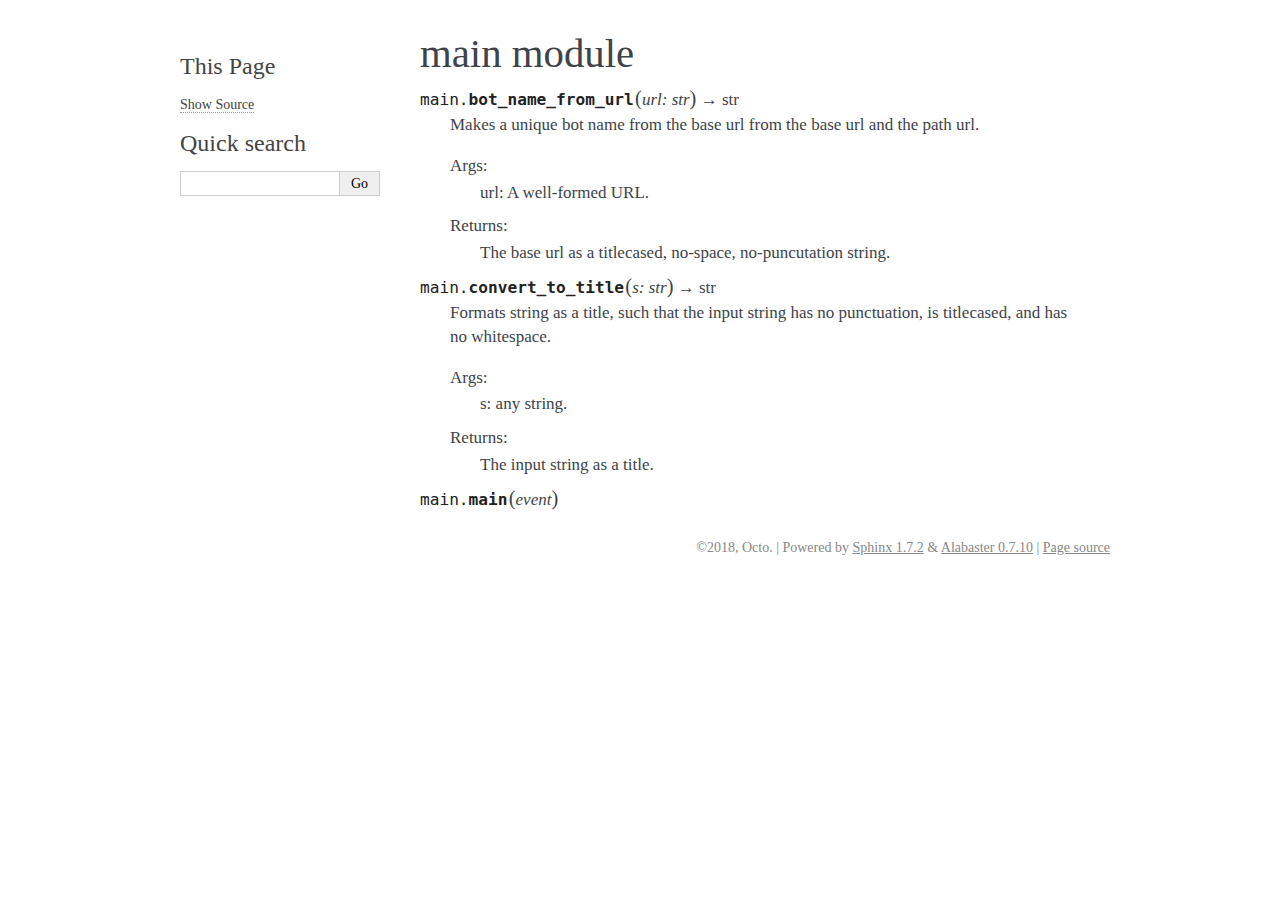
<file: pipeline/docs/_build/html/source/main.html>
<!DOCTYPE html PUBLIC "-//W3C//DTD XHTML 1.0 Transitional//EN"
  "http://www.w3.org/TR/xhtml1/DTD/xhtml1-transitional.dtd">

<html xmlns="http://www.w3.org/1999/xhtml">
  <head>
    <meta http-equiv="X-UA-Compatible" content="IE=Edge" />
    <meta http-equiv="Content-Type" content="text/html; charset=utf-8" />
    <title>main module &#8212; octobot  documentation</title>
    <link rel="stylesheet" href="../_static/alabaster.css" type="text/css" />
    <link rel="stylesheet" href="../_static/pygments.css" type="text/css" />
    <script type="text/javascript" src="../_static/documentation_options.js"></script>
    <script type="text/javascript" src="../_static/jquery.js"></script>
    <script type="text/javascript" src="../_static/underscore.js"></script>
    <script type="text/javascript" src="../_static/doctools.js"></script>
    <link rel="index" title="Index" href="../genindex.html" />
    <link rel="search" title="Search" href="../search.html" />
   
  <link rel="stylesheet" href="../_static/custom.css" type="text/css" />
  
  
  <meta name="viewport" content="width=device-width, initial-scale=0.9, maximum-scale=0.9" />

  </head><body>
  

    <div class="document">
      <div class="documentwrapper">
        <div class="bodywrapper">
          <div class="body" role="main">
            
  <div class="section" id="module-main">
<span id="main-module"></span><h1>main module<a class="headerlink" href="#module-main" title="Permalink to this headline">¶</a></h1>
<dl class="function">
<dt id="main.bot_name_from_url">
<code class="descclassname">main.</code><code class="descname">bot_name_from_url</code><span class="sig-paren">(</span><em>url: str</em><span class="sig-paren">)</span> &#x2192; str<a class="headerlink" href="#main.bot_name_from_url" title="Permalink to this definition">¶</a></dt>
<dd><p>Makes a unique bot name from the base url from the base url and the
path url.</p>
<dl class="docutils">
<dt>Args:</dt>
<dd>url: A well-formed URL.</dd>
<dt>Returns:</dt>
<dd>The base url as a titlecased, no-space, no-puncutation string.</dd>
</dl>
</dd></dl>

<dl class="function">
<dt id="main.convert_to_title">
<code class="descclassname">main.</code><code class="descname">convert_to_title</code><span class="sig-paren">(</span><em>s: str</em><span class="sig-paren">)</span> &#x2192; str<a class="headerlink" href="#main.convert_to_title" title="Permalink to this definition">¶</a></dt>
<dd><p>Formats string as a title, such that the input string has no punctuation,
is titlecased, and has no whitespace.</p>
<dl class="docutils">
<dt>Args:</dt>
<dd>s: any string.</dd>
<dt>Returns:</dt>
<dd>The input string as a title.</dd>
</dl>
</dd></dl>

<dl class="function">
<dt id="main.main">
<code class="descclassname">main.</code><code class="descname">main</code><span class="sig-paren">(</span><em>event</em><span class="sig-paren">)</span><a class="headerlink" href="#main.main" title="Permalink to this definition">¶</a></dt>
<dd></dd></dl>

</div>


          </div>
        </div>
      </div>
      <div class="sphinxsidebar" role="navigation" aria-label="main navigation">
        <div class="sphinxsidebarwrapper"><div class="relations">
<h3>Related Topics</h3>
<ul>
  <li><a href="../index.html">Documentation overview</a><ul>
  </ul></li>
</ul>
</div>
  <div role="note" aria-label="source link">
    <h3>This Page</h3>
    <ul class="this-page-menu">
      <li><a href="../_sources/source/main.rst.txt"
            rel="nofollow">Show Source</a></li>
    </ul>
   </div>
<div id="searchbox" style="display: none" role="search">
  <h3>Quick search</h3>
    <div class="searchformwrapper">
    <form class="search" action="../search.html" method="get">
      <input type="text" name="q" />
      <input type="submit" value="Go" />
      <input type="hidden" name="check_keywords" value="yes" />
      <input type="hidden" name="area" value="default" />
    </form>
    </div>
</div>
<script type="text/javascript">$('#searchbox').show(0);</script>
        </div>
      </div>
      <div class="clearer"></div>
    </div>
    <div class="footer">
      &copy;2018, Octo.
      
      |
      Powered by <a href="http://sphinx-doc.org/">Sphinx 1.7.2</a>
      &amp; <a href="https://github.com/bitprophet/alabaster">Alabaster 0.7.10</a>
      
      |
      <a href="../_sources/source/main.rst.txt"
          rel="nofollow">Page source</a>
    </div>

    

    
  </body>
</html>
</file>
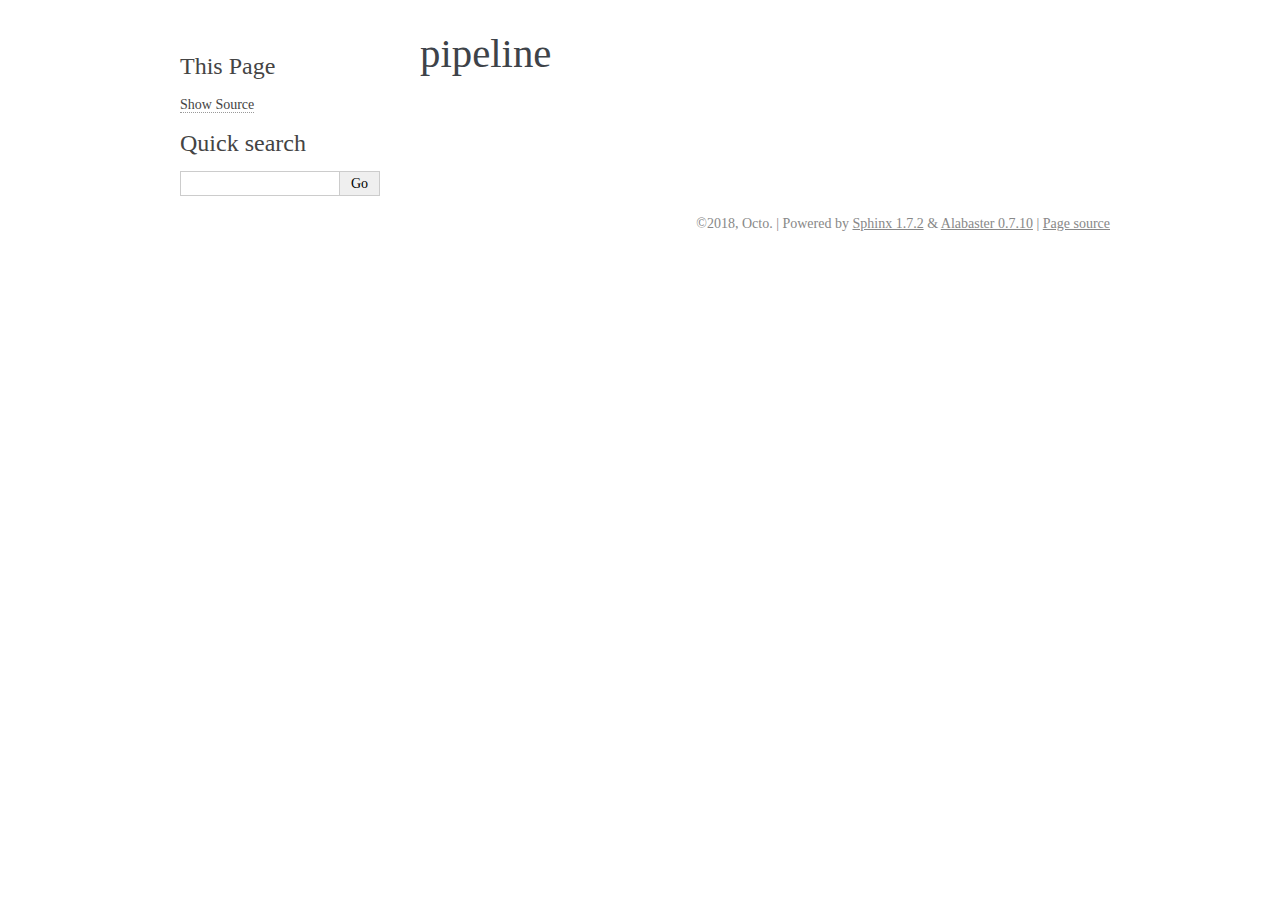
<file: pipeline/docs/_build/html/source/modules.html>
<!DOCTYPE html PUBLIC "-//W3C//DTD XHTML 1.0 Transitional//EN"
  "http://www.w3.org/TR/xhtml1/DTD/xhtml1-transitional.dtd">

<html xmlns="http://www.w3.org/1999/xhtml">
  <head>
    <meta http-equiv="X-UA-Compatible" content="IE=Edge" />
    <meta http-equiv="Content-Type" content="text/html; charset=utf-8" />
    <title>pipeline &#8212; octobot  documentation</title>
    <link rel="stylesheet" href="../_static/alabaster.css" type="text/css" />
    <link rel="stylesheet" href="../_static/pygments.css" type="text/css" />
    <script type="text/javascript" src="../_static/documentation_options.js"></script>
    <script type="text/javascript" src="../_static/jquery.js"></script>
    <script type="text/javascript" src="../_static/underscore.js"></script>
    <script type="text/javascript" src="../_static/doctools.js"></script>
    <link rel="index" title="Index" href="../genindex.html" />
    <link rel="search" title="Search" href="../search.html" />
    <link rel="prev" title="Welcome to octobot’s documentation!" href="../index.html" />
   
  <link rel="stylesheet" href="../_static/custom.css" type="text/css" />
  
  
  <meta name="viewport" content="width=device-width, initial-scale=0.9, maximum-scale=0.9" />

  </head><body>
  

    <div class="document">
      <div class="documentwrapper">
        <div class="bodywrapper">
          <div class="body" role="main">
            
  <div class="section" id="pipeline">
<h1>pipeline<a class="headerlink" href="#pipeline" title="Permalink to this headline">¶</a></h1>
<div class="toctree-wrapper compound">
</div>
</div>


          </div>
        </div>
      </div>
      <div class="sphinxsidebar" role="navigation" aria-label="main navigation">
        <div class="sphinxsidebarwrapper"><div class="relations">
<h3>Related Topics</h3>
<ul>
  <li><a href="../index.html">Documentation overview</a><ul>
      <li>Previous: <a href="../index.html" title="previous chapter">Welcome to octobot’s documentation!</a></li>
  </ul></li>
</ul>
</div>
  <div role="note" aria-label="source link">
    <h3>This Page</h3>
    <ul class="this-page-menu">
      <li><a href="../_sources/source/modules.rst.txt"
            rel="nofollow">Show Source</a></li>
    </ul>
   </div>
<div id="searchbox" style="display: none" role="search">
  <h3>Quick search</h3>
    <div class="searchformwrapper">
    <form class="search" action="../search.html" method="get">
      <input type="text" name="q" />
      <input type="submit" value="Go" />
      <input type="hidden" name="check_keywords" value="yes" />
      <input type="hidden" name="area" value="default" />
    </form>
    </div>
</div>
<script type="text/javascript">$('#searchbox').show(0);</script>
        </div>
      </div>
      <div class="clearer"></div>
    </div>
    <div class="footer">
      &copy;2018, Octo.
      
      |
      Powered by <a href="http://sphinx-doc.org/">Sphinx 1.7.2</a>
      &amp; <a href="https://github.com/bitprophet/alabaster">Alabaster 0.7.10</a>
      
      |
      <a href="../_sources/source/modules.rst.txt"
          rel="nofollow">Page source</a>
    </div>

    

    
  </body>
</html>
</file>
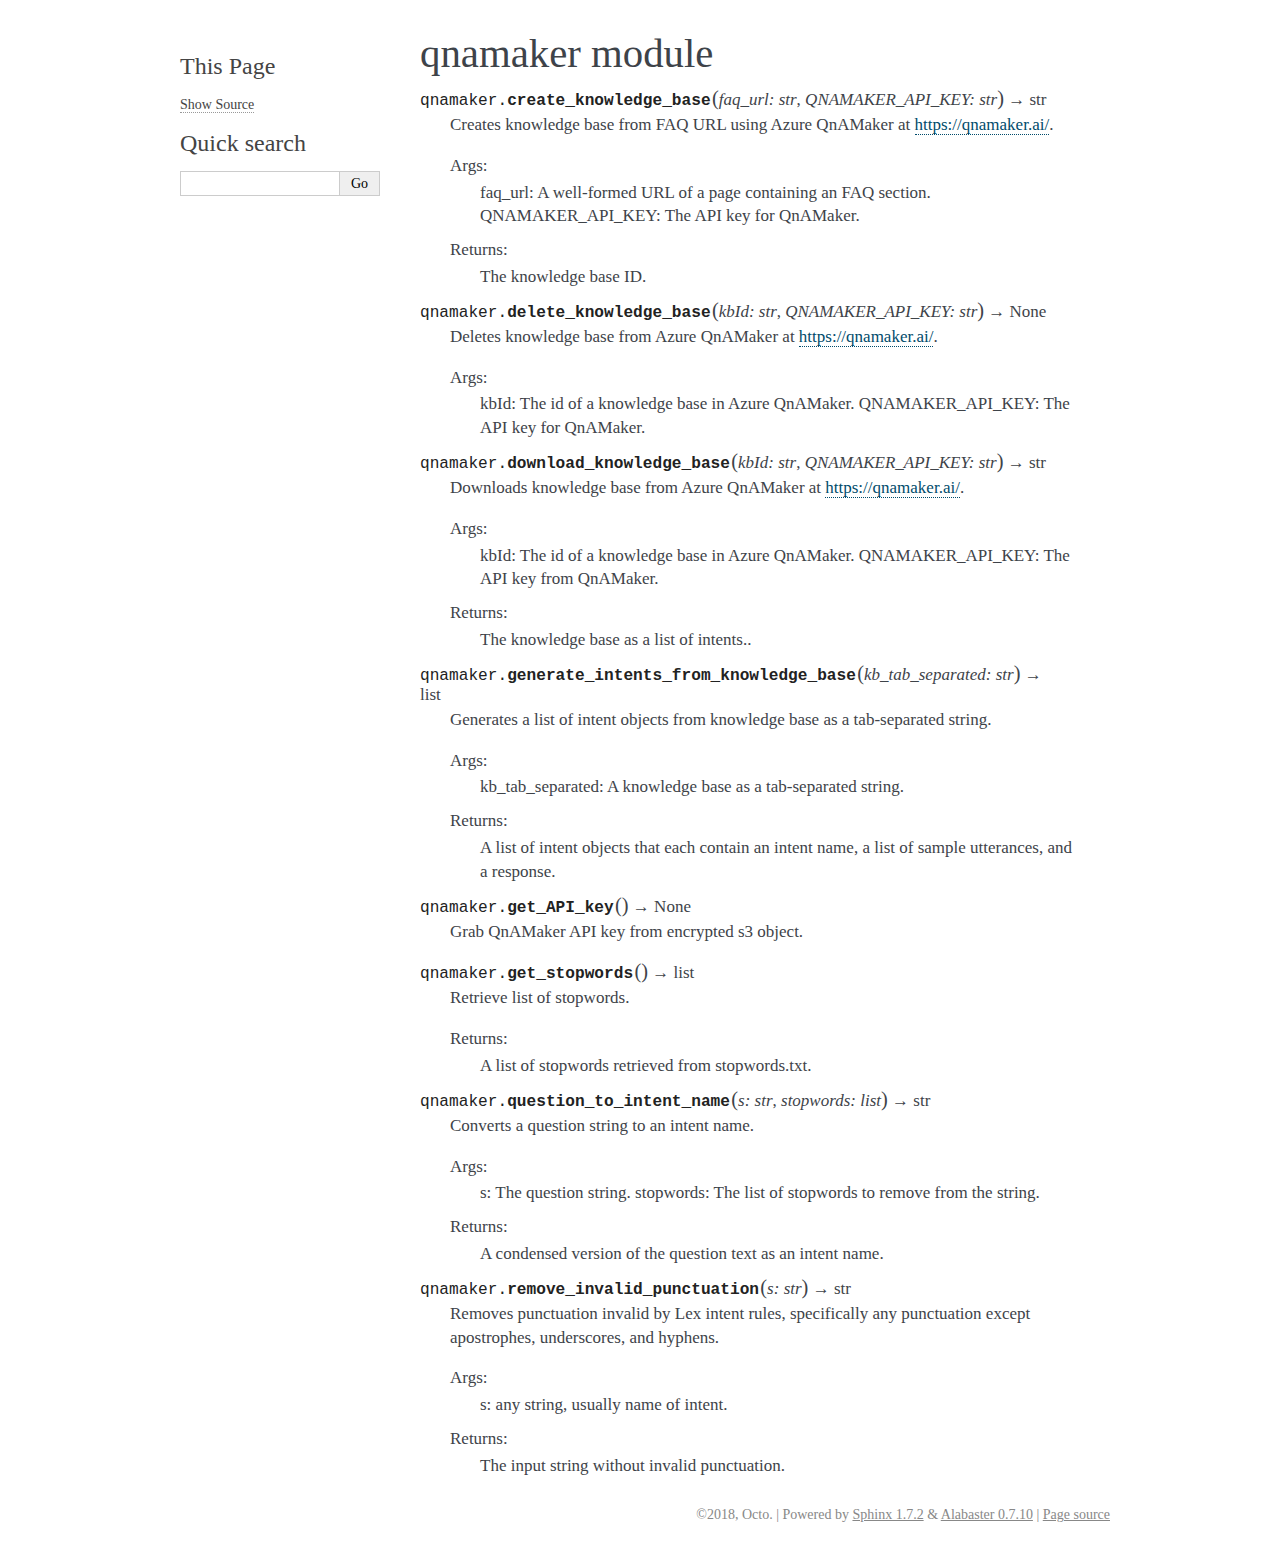
<file: pipeline/docs/_build/html/source/qnamaker.html>
<!DOCTYPE html PUBLIC "-//W3C//DTD XHTML 1.0 Transitional//EN"
  "http://www.w3.org/TR/xhtml1/DTD/xhtml1-transitional.dtd">

<html xmlns="http://www.w3.org/1999/xhtml">
  <head>
    <meta http-equiv="X-UA-Compatible" content="IE=Edge" />
    <meta http-equiv="Content-Type" content="text/html; charset=utf-8" />
    <title>qnamaker module &#8212; octobot  documentation</title>
    <link rel="stylesheet" href="../_static/alabaster.css" type="text/css" />
    <link rel="stylesheet" href="../_static/pygments.css" type="text/css" />
    <script type="text/javascript" src="../_static/documentation_options.js"></script>
    <script type="text/javascript" src="../_static/jquery.js"></script>
    <script type="text/javascript" src="../_static/underscore.js"></script>
    <script type="text/javascript" src="../_static/doctools.js"></script>
    <link rel="index" title="Index" href="../genindex.html" />
    <link rel="search" title="Search" href="../search.html" />
   
  <link rel="stylesheet" href="../_static/custom.css" type="text/css" />
  
  
  <meta name="viewport" content="width=device-width, initial-scale=0.9, maximum-scale=0.9" />

  </head><body>
  

    <div class="document">
      <div class="documentwrapper">
        <div class="bodywrapper">
          <div class="body" role="main">
            
  <div class="section" id="module-qnamaker">
<span id="qnamaker-module"></span><h1>qnamaker module<a class="headerlink" href="#module-qnamaker" title="Permalink to this headline">¶</a></h1>
<dl class="function">
<dt id="qnamaker.create_knowledge_base">
<code class="descclassname">qnamaker.</code><code class="descname">create_knowledge_base</code><span class="sig-paren">(</span><em>faq_url: str</em>, <em>QNAMAKER_API_KEY: str</em><span class="sig-paren">)</span> &#x2192; str<a class="headerlink" href="#qnamaker.create_knowledge_base" title="Permalink to this definition">¶</a></dt>
<dd><p>Creates knowledge base from FAQ URL using Azure QnAMaker at
<a class="reference external" href="https://qnamaker.ai/">https://qnamaker.ai/</a>.</p>
<dl class="docutils">
<dt>Args:</dt>
<dd>faq_url: A well-formed URL of a page containing an FAQ section.
QNAMAKER_API_KEY: The API key for QnAMaker.</dd>
<dt>Returns:</dt>
<dd>The knowledge base ID.</dd>
</dl>
</dd></dl>

<dl class="function">
<dt id="qnamaker.delete_knowledge_base">
<code class="descclassname">qnamaker.</code><code class="descname">delete_knowledge_base</code><span class="sig-paren">(</span><em>kbId: str</em>, <em>QNAMAKER_API_KEY: str</em><span class="sig-paren">)</span> &#x2192; None<a class="headerlink" href="#qnamaker.delete_knowledge_base" title="Permalink to this definition">¶</a></dt>
<dd><p>Deletes knowledge base from Azure QnAMaker at <a class="reference external" href="https://qnamaker.ai/">https://qnamaker.ai/</a>.</p>
<dl class="docutils">
<dt>Args:</dt>
<dd>kbId: The id of a knowledge base in Azure QnAMaker.
QNAMAKER_API_KEY: The API key for QnAMaker.</dd>
</dl>
</dd></dl>

<dl class="function">
<dt id="qnamaker.download_knowledge_base">
<code class="descclassname">qnamaker.</code><code class="descname">download_knowledge_base</code><span class="sig-paren">(</span><em>kbId: str</em>, <em>QNAMAKER_API_KEY: str</em><span class="sig-paren">)</span> &#x2192; str<a class="headerlink" href="#qnamaker.download_knowledge_base" title="Permalink to this definition">¶</a></dt>
<dd><p>Downloads knowledge base from Azure QnAMaker at <a class="reference external" href="https://qnamaker.ai/">https://qnamaker.ai/</a>.</p>
<dl class="docutils">
<dt>Args:</dt>
<dd>kbId: The id of a knowledge base in Azure QnAMaker.
QNAMAKER_API_KEY: The API key from QnAMaker.</dd>
<dt>Returns:</dt>
<dd>The knowledge base as a list of intents..</dd>
</dl>
</dd></dl>

<dl class="function">
<dt id="qnamaker.generate_intents_from_knowledge_base">
<code class="descclassname">qnamaker.</code><code class="descname">generate_intents_from_knowledge_base</code><span class="sig-paren">(</span><em>kb_tab_separated: str</em><span class="sig-paren">)</span> &#x2192; list<a class="headerlink" href="#qnamaker.generate_intents_from_knowledge_base" title="Permalink to this definition">¶</a></dt>
<dd><p>Generates a list of intent objects from knowledge base as a tab-separated
string.</p>
<dl class="docutils">
<dt>Args:</dt>
<dd>kb_tab_separated: A knowledge base as a tab-separated string.</dd>
<dt>Returns:</dt>
<dd>A list of intent objects that each contain an intent name, a list of
sample utterances, and a response.</dd>
</dl>
</dd></dl>

<dl class="function">
<dt id="qnamaker.get_API_key">
<code class="descclassname">qnamaker.</code><code class="descname">get_API_key</code><span class="sig-paren">(</span><span class="sig-paren">)</span> &#x2192; None<a class="headerlink" href="#qnamaker.get_API_key" title="Permalink to this definition">¶</a></dt>
<dd><p>Grab QnAMaker API key from encrypted s3 object.</p>
</dd></dl>

<dl class="function">
<dt id="qnamaker.get_stopwords">
<code class="descclassname">qnamaker.</code><code class="descname">get_stopwords</code><span class="sig-paren">(</span><span class="sig-paren">)</span> &#x2192; list<a class="headerlink" href="#qnamaker.get_stopwords" title="Permalink to this definition">¶</a></dt>
<dd><p>Retrieve list of stopwords.</p>
<dl class="docutils">
<dt>Returns:</dt>
<dd>A list of stopwords retrieved from stopwords.txt.</dd>
</dl>
</dd></dl>

<dl class="function">
<dt id="qnamaker.question_to_intent_name">
<code class="descclassname">qnamaker.</code><code class="descname">question_to_intent_name</code><span class="sig-paren">(</span><em>s: str</em>, <em>stopwords: list</em><span class="sig-paren">)</span> &#x2192; str<a class="headerlink" href="#qnamaker.question_to_intent_name" title="Permalink to this definition">¶</a></dt>
<dd><p>Converts a question string to an intent name.</p>
<dl class="docutils">
<dt>Args:</dt>
<dd>s: The question string.
stopwords: The list of stopwords to remove from the string.</dd>
<dt>Returns:</dt>
<dd>A condensed version of the question text as an intent name.</dd>
</dl>
</dd></dl>

<dl class="function">
<dt id="qnamaker.remove_invalid_punctuation">
<code class="descclassname">qnamaker.</code><code class="descname">remove_invalid_punctuation</code><span class="sig-paren">(</span><em>s: str</em><span class="sig-paren">)</span> &#x2192; str<a class="headerlink" href="#qnamaker.remove_invalid_punctuation" title="Permalink to this definition">¶</a></dt>
<dd><p>Removes punctuation invalid by Lex intent rules, specifically any
punctuation except apostrophes, underscores, and hyphens.</p>
<dl class="docutils">
<dt>Args:</dt>
<dd>s: any string, usually name of intent.</dd>
<dt>Returns:</dt>
<dd>The input string without invalid punctuation.</dd>
</dl>
</dd></dl>

</div>


          </div>
        </div>
      </div>
      <div class="sphinxsidebar" role="navigation" aria-label="main navigation">
        <div class="sphinxsidebarwrapper"><div class="relations">
<h3>Related Topics</h3>
<ul>
  <li><a href="../index.html">Documentation overview</a><ul>
  </ul></li>
</ul>
</div>
  <div role="note" aria-label="source link">
    <h3>This Page</h3>
    <ul class="this-page-menu">
      <li><a href="../_sources/source/qnamaker.rst.txt"
            rel="nofollow">Show Source</a></li>
    </ul>
   </div>
<div id="searchbox" style="display: none" role="search">
  <h3>Quick search</h3>
    <div class="searchformwrapper">
    <form class="search" action="../search.html" method="get">
      <input type="text" name="q" />
      <input type="submit" value="Go" />
      <input type="hidden" name="check_keywords" value="yes" />
      <input type="hidden" name="area" value="default" />
    </form>
    </div>
</div>
<script type="text/javascript">$('#searchbox').show(0);</script>
        </div>
      </div>
      <div class="clearer"></div>
    </div>
    <div class="footer">
      &copy;2018, Octo.
      
      |
      Powered by <a href="http://sphinx-doc.org/">Sphinx 1.7.2</a>
      &amp; <a href="https://github.com/bitprophet/alabaster">Alabaster 0.7.10</a>
      
      |
      <a href="../_sources/source/qnamaker.rst.txt"
          rel="nofollow">Page source</a>
    </div>

    

    
  </body>
</html>
</file>
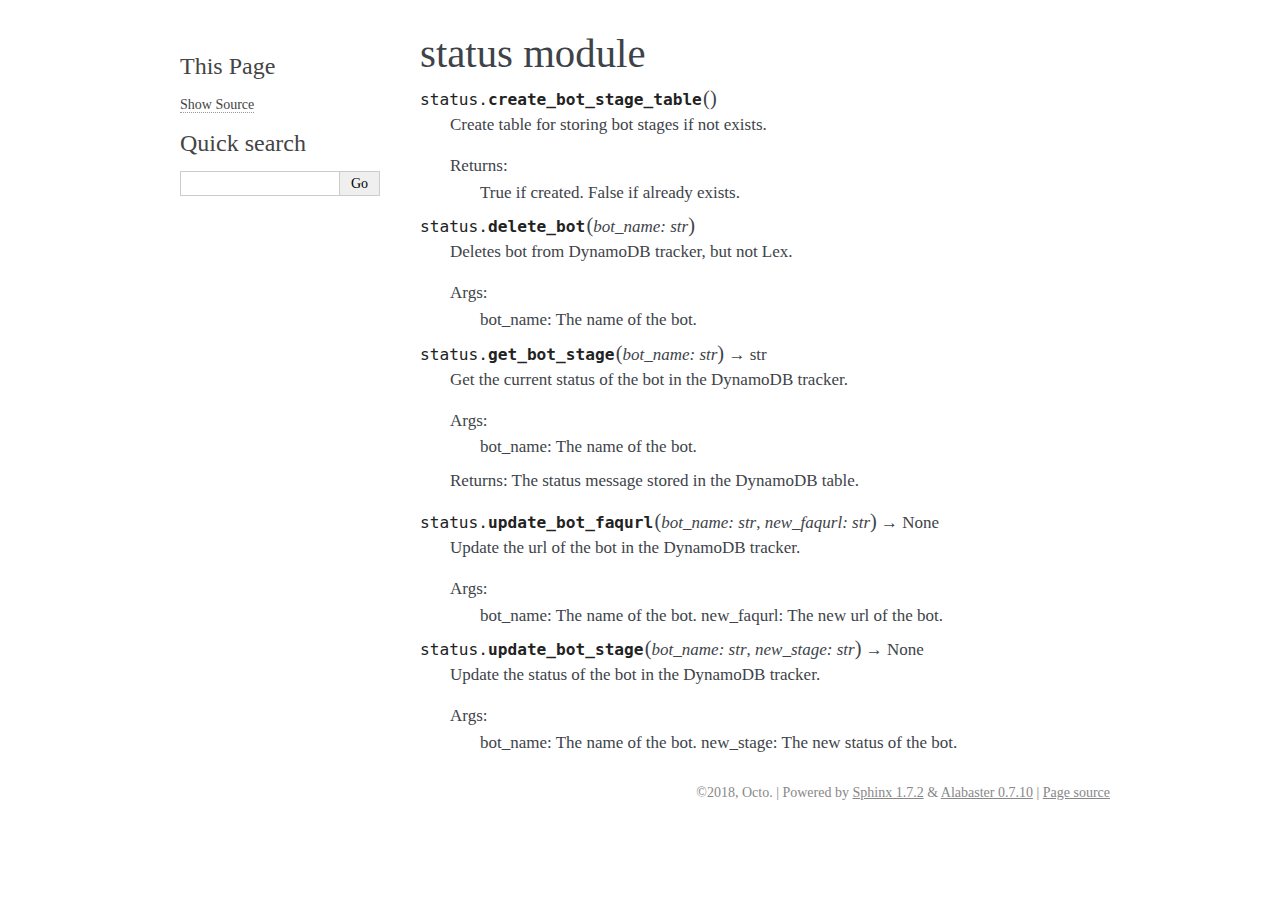
<file: pipeline/docs/_build/html/source/status.html>
<!DOCTYPE html PUBLIC "-//W3C//DTD XHTML 1.0 Transitional//EN"
  "http://www.w3.org/TR/xhtml1/DTD/xhtml1-transitional.dtd">

<html xmlns="http://www.w3.org/1999/xhtml">
  <head>
    <meta http-equiv="X-UA-Compatible" content="IE=Edge" />
    <meta http-equiv="Content-Type" content="text/html; charset=utf-8" />
    <title>status module &#8212; octobot  documentation</title>
    <link rel="stylesheet" href="../_static/alabaster.css" type="text/css" />
    <link rel="stylesheet" href="../_static/pygments.css" type="text/css" />
    <script type="text/javascript" src="../_static/documentation_options.js"></script>
    <script type="text/javascript" src="../_static/jquery.js"></script>
    <script type="text/javascript" src="../_static/underscore.js"></script>
    <script type="text/javascript" src="../_static/doctools.js"></script>
    <link rel="index" title="Index" href="../genindex.html" />
    <link rel="search" title="Search" href="../search.html" />
   
  <link rel="stylesheet" href="../_static/custom.css" type="text/css" />
  
  
  <meta name="viewport" content="width=device-width, initial-scale=0.9, maximum-scale=0.9" />

  </head><body>
  

    <div class="document">
      <div class="documentwrapper">
        <div class="bodywrapper">
          <div class="body" role="main">
            
  <div class="section" id="module-status">
<span id="status-module"></span><h1>status module<a class="headerlink" href="#module-status" title="Permalink to this headline">¶</a></h1>
<dl class="function">
<dt id="status.create_bot_stage_table">
<code class="descclassname">status.</code><code class="descname">create_bot_stage_table</code><span class="sig-paren">(</span><span class="sig-paren">)</span><a class="headerlink" href="#status.create_bot_stage_table" title="Permalink to this definition">¶</a></dt>
<dd><p>Create table for storing bot stages if not exists.</p>
<dl class="docutils">
<dt>Returns:</dt>
<dd>True if created. False if already exists.</dd>
</dl>
</dd></dl>

<dl class="function">
<dt id="status.delete_bot">
<code class="descclassname">status.</code><code class="descname">delete_bot</code><span class="sig-paren">(</span><em>bot_name: str</em><span class="sig-paren">)</span><a class="headerlink" href="#status.delete_bot" title="Permalink to this definition">¶</a></dt>
<dd><p>Deletes bot from DynamoDB tracker, but not Lex.</p>
<dl class="docutils">
<dt>Args:</dt>
<dd>bot_name: The name of the bot.</dd>
</dl>
</dd></dl>

<dl class="function">
<dt id="status.get_bot_stage">
<code class="descclassname">status.</code><code class="descname">get_bot_stage</code><span class="sig-paren">(</span><em>bot_name: str</em><span class="sig-paren">)</span> &#x2192; str<a class="headerlink" href="#status.get_bot_stage" title="Permalink to this definition">¶</a></dt>
<dd><p>Get the current status of the bot in the DynamoDB tracker.</p>
<dl class="docutils">
<dt>Args:</dt>
<dd>bot_name: The name of the bot.</dd>
</dl>
<p>Returns:
The status message stored in the DynamoDB table.</p>
</dd></dl>

<dl class="function">
<dt id="status.update_bot_faqurl">
<code class="descclassname">status.</code><code class="descname">update_bot_faqurl</code><span class="sig-paren">(</span><em>bot_name: str</em>, <em>new_faqurl: str</em><span class="sig-paren">)</span> &#x2192; None<a class="headerlink" href="#status.update_bot_faqurl" title="Permalink to this definition">¶</a></dt>
<dd><p>Update the url of the bot in the DynamoDB tracker.</p>
<dl class="docutils">
<dt>Args:</dt>
<dd>bot_name: The name of the bot.
new_faqurl: The new url of the bot.</dd>
</dl>
</dd></dl>

<dl class="function">
<dt id="status.update_bot_stage">
<code class="descclassname">status.</code><code class="descname">update_bot_stage</code><span class="sig-paren">(</span><em>bot_name: str</em>, <em>new_stage: str</em><span class="sig-paren">)</span> &#x2192; None<a class="headerlink" href="#status.update_bot_stage" title="Permalink to this definition">¶</a></dt>
<dd><p>Update the status of the bot in the DynamoDB tracker.</p>
<dl class="docutils">
<dt>Args:</dt>
<dd>bot_name: The name of the bot.
new_stage: The new status of the bot.</dd>
</dl>
</dd></dl>

</div>


          </div>
        </div>
      </div>
      <div class="sphinxsidebar" role="navigation" aria-label="main navigation">
        <div class="sphinxsidebarwrapper"><div class="relations">
<h3>Related Topics</h3>
<ul>
  <li><a href="../index.html">Documentation overview</a><ul>
  </ul></li>
</ul>
</div>
  <div role="note" aria-label="source link">
    <h3>This Page</h3>
    <ul class="this-page-menu">
      <li><a href="../_sources/source/status.rst.txt"
            rel="nofollow">Show Source</a></li>
    </ul>
   </div>
<div id="searchbox" style="display: none" role="search">
  <h3>Quick search</h3>
    <div class="searchformwrapper">
    <form class="search" action="../search.html" method="get">
      <input type="text" name="q" />
      <input type="submit" value="Go" />
      <input type="hidden" name="check_keywords" value="yes" />
      <input type="hidden" name="area" value="default" />
    </form>
    </div>
</div>
<script type="text/javascript">$('#searchbox').show(0);</script>
        </div>
      </div>
      <div class="clearer"></div>
    </div>
    <div class="footer">
      &copy;2018, Octo.
      
      |
      Powered by <a href="http://sphinx-doc.org/">Sphinx 1.7.2</a>
      &amp; <a href="https://github.com/bitprophet/alabaster">Alabaster 0.7.10</a>
      
      |
      <a href="../_sources/source/status.rst.txt"
          rel="nofollow">Page source</a>
    </div>

    

    
  </body>
</html>
</file>
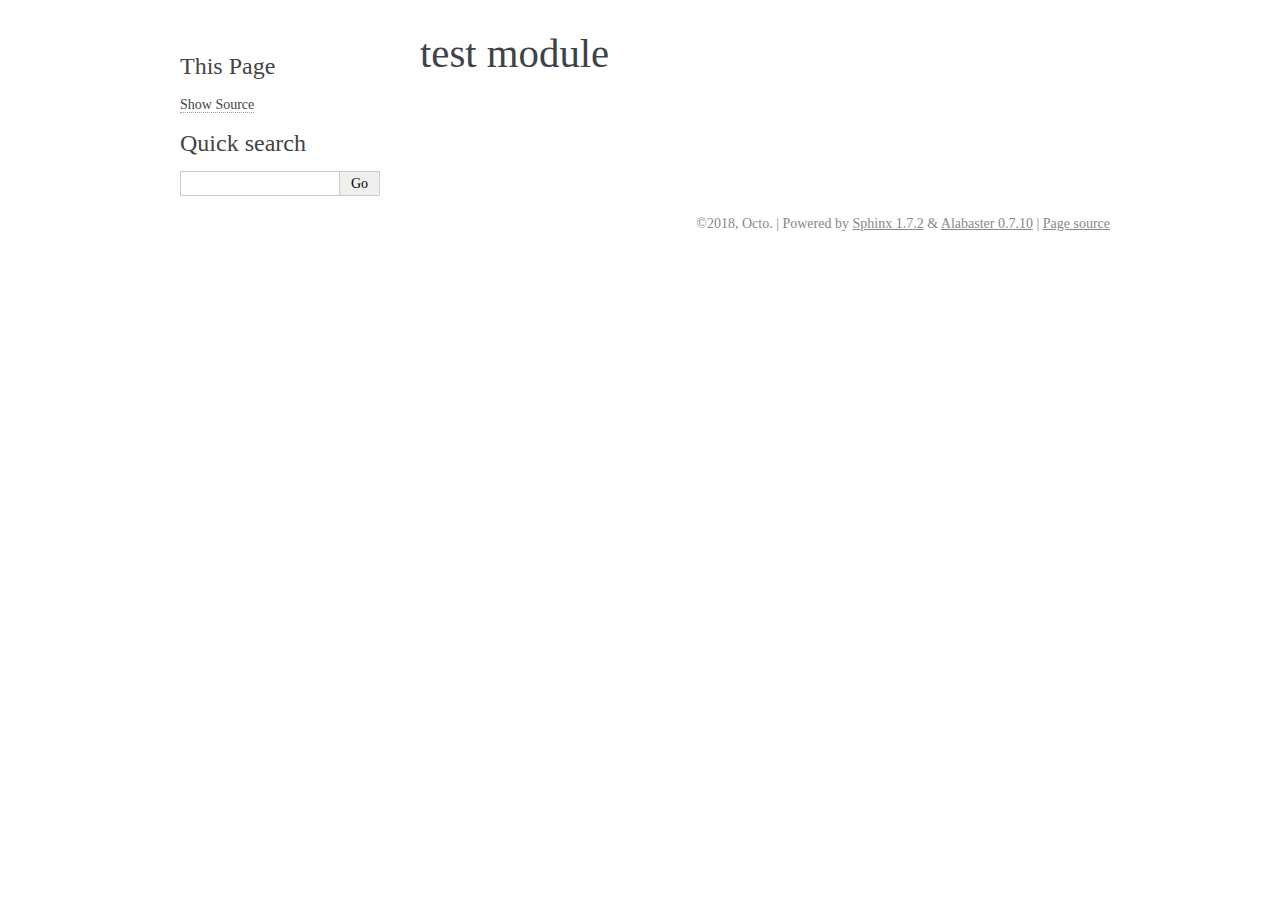
<file: pipeline/docs/_build/html/source/test.html>
<!DOCTYPE html PUBLIC "-//W3C//DTD XHTML 1.0 Transitional//EN"
  "http://www.w3.org/TR/xhtml1/DTD/xhtml1-transitional.dtd">

<html xmlns="http://www.w3.org/1999/xhtml">
  <head>
    <meta http-equiv="X-UA-Compatible" content="IE=Edge" />
    <meta http-equiv="Content-Type" content="text/html; charset=utf-8" />
    <title>test module &#8212; octobot  documentation</title>
    <link rel="stylesheet" href="../_static/alabaster.css" type="text/css" />
    <link rel="stylesheet" href="../_static/pygments.css" type="text/css" />
    <script type="text/javascript" src="../_static/documentation_options.js"></script>
    <script type="text/javascript" src="../_static/jquery.js"></script>
    <script type="text/javascript" src="../_static/underscore.js"></script>
    <script type="text/javascript" src="../_static/doctools.js"></script>
    <link rel="index" title="Index" href="../genindex.html" />
    <link rel="search" title="Search" href="../search.html" />
   
  <link rel="stylesheet" href="../_static/custom.css" type="text/css" />
  
  
  <meta name="viewport" content="width=device-width, initial-scale=0.9, maximum-scale=0.9" />

  </head><body>
  

    <div class="document">
      <div class="documentwrapper">
        <div class="bodywrapper">
          <div class="body" role="main">
            
  <div class="section" id="module-test">
<span id="test-module"></span><h1>test module<a class="headerlink" href="#module-test" title="Permalink to this headline">¶</a></h1>
</div>


          </div>
        </div>
      </div>
      <div class="sphinxsidebar" role="navigation" aria-label="main navigation">
        <div class="sphinxsidebarwrapper"><div class="relations">
<h3>Related Topics</h3>
<ul>
  <li><a href="../index.html">Documentation overview</a><ul>
  </ul></li>
</ul>
</div>
  <div role="note" aria-label="source link">
    <h3>This Page</h3>
    <ul class="this-page-menu">
      <li><a href="../_sources/source/test.rst.txt"
            rel="nofollow">Show Source</a></li>
    </ul>
   </div>
<div id="searchbox" style="display: none" role="search">
  <h3>Quick search</h3>
    <div class="searchformwrapper">
    <form class="search" action="../search.html" method="get">
      <input type="text" name="q" />
      <input type="submit" value="Go" />
      <input type="hidden" name="check_keywords" value="yes" />
      <input type="hidden" name="area" value="default" />
    </form>
    </div>
</div>
<script type="text/javascript">$('#searchbox').show(0);</script>
        </div>
      </div>
      <div class="clearer"></div>
    </div>
    <div class="footer">
      &copy;2018, Octo.
      
      |
      Powered by <a href="http://sphinx-doc.org/">Sphinx 1.7.2</a>
      &amp; <a href="https://github.com/bitprophet/alabaster">Alabaster 0.7.10</a>
      
      |
      <a href="../_sources/source/test.rst.txt"
          rel="nofollow">Page source</a>
    </div>

    

    
  </body>
</html>
</file>
<file: pipeline/docs/_build/html/_static/alabaster.css>
@import url("basic.css");

/* -- page layout ----------------------------------------------------------- */

body {
    font-family: 'goudy old style', 'minion pro', 'bell mt', Georgia, 'Hiragino Mincho Pro', serif;
    font-size: 17px;
    background-color: #fff;
    color: #000;
    margin: 0;
    padding: 0;
}


div.document {
    width: 940px;
    margin: 30px auto 0 auto;
}

div.documentwrapper {
    float: left;
    width: 100%;
}

div.bodywrapper {
    margin: 0 0 0 220px;
}

div.sphinxsidebar {
    width: 220px;
    font-size: 14px;
    line-height: 1.5;
}

hr {
    border: 1px solid #B1B4B6;
}

div.body {
    background-color: #fff;
    color: #3E4349;
    padding: 0 30px 0 30px;
}

div.body > .section {
    text-align: left;
}

div.footer {
    width: 940px;
    margin: 20px auto 30px auto;
    font-size: 14px;
    color: #888;
    text-align: right;
}

div.footer a {
    color: #888;
}

p.caption {
    font-family: inherit;
    font-size: inherit;
}


div.relations {
    display: none;
}


div.sphinxsidebar a {
    color: #444;
    text-decoration: none;
    border-bottom: 1px dotted #999;
}

div.sphinxsidebar a:hover {
    border-bottom: 1px solid #999;
}

div.sphinxsidebarwrapper {
    padding: 18px 10px;
}

div.sphinxsidebarwrapper p.logo {
    padding: 0;
    margin: -10px 0 0 0px;
    text-align: center;
}

div.sphinxsidebarwrapper h1.logo {
    margin-top: -10px;
    text-align: center;
    margin-bottom: 5px;
    text-align: left;
}

div.sphinxsidebarwrapper h1.logo-name {
    margin-top: 0px;
}

div.sphinxsidebarwrapper p.blurb {
    margin-top: 0;
    font-style: normal;
}

div.sphinxsidebar h3,
div.sphinxsidebar h4 {
    font-family: 'Garamond', 'Georgia', serif;
    color: #444;
    font-size: 24px;
    font-weight: normal;
    margin: 0 0 5px 0;
    padding: 0;
}

div.sphinxsidebar h4 {
    font-size: 20px;
}

div.sphinxsidebar h3 a {
    color: #444;
}

div.sphinxsidebar p.logo a,
div.sphinxsidebar h3 a,
div.sphinxsidebar p.logo a:hover,
div.sphinxsidebar h3 a:hover {
    border: none;
}

div.sphinxsidebar p {
    color: #555;
    margin: 10px 0;
}

div.sphinxsidebar ul {
    margin: 10px 0;
    padding: 0;
    color: #000;
}

div.sphinxsidebar ul li.toctree-l1 > a {
    font-size: 120%;
}

div.sphinxsidebar ul li.toctree-l2 > a {
    font-size: 110%;
}

div.sphinxsidebar input {
    border: 1px solid #CCC;
    font-family: 'goudy old style', 'minion pro', 'bell mt', Georgia, 'Hiragino Mincho Pro', serif;
    font-size: 1em;
}

div.sphinxsidebar hr {
    border: none;
    height: 1px;
    color: #AAA;
    background: #AAA;

    text-align: left;
    margin-left: 0;
    width: 50%;
}

/* -- body styles ----------------------------------------------------------- */

a {
    color: #004B6B;
    text-decoration: underline;
}

a:hover {
    color: #6D4100;
    text-decoration: underline;
}

div.body h1,
div.body h2,
div.body h3,
div.body h4,
div.body h5,
div.body h6 {
    font-family: 'Garamond', 'Georgia', serif;
    font-weight: normal;
    margin: 30px 0px 10px 0px;
    padding: 0;
}

div.body h1 { margin-top: 0; padding-top: 0; font-size: 240%; }
div.body h2 { font-size: 180%; }
div.body h3 { font-size: 150%; }
div.body h4 { font-size: 130%; }
div.body h5 { font-size: 100%; }
div.body h6 { font-size: 100%; }

a.headerlink {
    color: #DDD;
    padding: 0 4px;
    text-decoration: none;
}

a.headerlink:hover {
    color: #444;
    background: #EAEAEA;
}

div.body p, div.body dd, div.body li {
    line-height: 1.4em;
}

div.admonition {
    margin: 20px 0px;
    padding: 10px 30px;
    background-color: #EEE;
    border: 1px solid #CCC;
}

div.admonition tt.xref, div.admonition code.xref, div.admonition a tt {
    background-color: #FBFBFB;
    border-bottom: 1px solid #fafafa;
}

div.admonition p.admonition-title {
    font-family: 'Garamond', 'Georgia', serif;
    font-weight: normal;
    font-size: 24px;
    margin: 0 0 10px 0;
    padding: 0;
    line-height: 1;
}

div.admonition p.last {
    margin-bottom: 0;
}

div.highlight {
    background-color: #fff;
}

dt:target, .highlight {
    background: #FAF3E8;
}

div.warning {
    background-color: #FCC;
    border: 1px solid #FAA;
}

div.danger {
    background-color: #FCC;
    border: 1px solid #FAA;
    -moz-box-shadow: 2px 2px 4px #D52C2C;
    -webkit-box-shadow: 2px 2px 4px #D52C2C;
    box-shadow: 2px 2px 4px #D52C2C;
}

div.error {
    background-color: #FCC;
    border: 1px solid #FAA;
    -moz-box-shadow: 2px 2px 4px #D52C2C;
    -webkit-box-shadow: 2px 2px 4px #D52C2C;
    box-shadow: 2px 2px 4px #D52C2C;
}

div.caution {
    background-color: #FCC;
    border: 1px solid #FAA;
}

div.attention {
    background-color: #FCC;
    border: 1px solid #FAA;
}

div.important {
    background-color: #EEE;
    border: 1px solid #CCC;
}

div.note {
    background-color: #EEE;
    border: 1px solid #CCC;
}

div.tip {
    background-color: #EEE;
    border: 1px solid #CCC;
}

div.hint {
    background-color: #EEE;
    border: 1px solid #CCC;
}

div.seealso {
    background-color: #EEE;
    border: 1px solid #CCC;
}

div.topic {
    background-color: #EEE;
}

p.admonition-title {
    display: inline;
}

p.admonition-title:after {
    content: ":";
}

pre, tt, code {
    font-family: 'Consolas', 'Menlo', 'Deja Vu Sans Mono', 'Bitstream Vera Sans Mono', monospace;
    font-size: 0.9em;
}

.hll {
    background-color: #FFC;
    margin: 0 -12px;
    padding: 0 12px;
    display: block;
}

img.screenshot {
}

tt.descname, tt.descclassname, code.descname, code.descclassname {
    font-size: 0.95em;
}

tt.descname, code.descname {
    padding-right: 0.08em;
}

img.screenshot {
    -moz-box-shadow: 2px 2px 4px #EEE;
    -webkit-box-shadow: 2px 2px 4px #EEE;
    box-shadow: 2px 2px 4px #EEE;
}

table.docutils {
    border: 1px solid #888;
    -moz-box-shadow: 2px 2px 4px #EEE;
    -webkit-box-shadow: 2px 2px 4px #EEE;
    box-shadow: 2px 2px 4px #EEE;
}

table.docutils td, table.docutils th {
    border: 1px solid #888;
    padding: 0.25em 0.7em;
}

table.field-list, table.footnote {
    border: none;
    -moz-box-shadow: none;
    -webkit-box-shadow: none;
    box-shadow: none;
}

table.footnote {
    margin: 15px 0;
    width: 100%;
    border: 1px solid #EEE;
    background: #FDFDFD;
    font-size: 0.9em;
}

table.footnote + table.footnote {
    margin-top: -15px;
    border-top: none;
}

table.field-list th {
    padding: 0 0.8em 0 0;
}

table.field-list td {
    padding: 0;
}

table.field-list p {
    margin-bottom: 0.8em;
}

/* Cloned from
 * https://github.com/sphinx-doc/sphinx/commit/ef60dbfce09286b20b7385333d63a60321784e68
 */
.field-name {
    -moz-hyphens: manual;
    -ms-hyphens: manual;
    -webkit-hyphens: manual;
    hyphens: manual;
}

table.footnote td.label {
    width: .1px;
    padding: 0.3em 0 0.3em 0.5em;
}

table.footnote td {
    padding: 0.3em 0.5em;
}

dl {
    margin: 0;
    padding: 0;
}

dl dd {
    margin-left: 30px;
}

blockquote {
    margin: 0 0 0 30px;
    padding: 0;
}

ul, ol {
    /* Matches the 30px from the narrow-screen "li > ul" selector below */
    margin: 10px 0 10px 30px;
    padding: 0;
}

pre {
    background: #EEE;
    padding: 7px 30px;
    margin: 15px 0px;
    line-height: 1.3em;
}

div.viewcode-block:target {
    background: #ffd;
}

dl pre, blockquote pre, li pre {
    margin-left: 0;
    padding-left: 30px;
}

tt, code {
    background-color: #ecf0f3;
    color: #222;
    /* padding: 1px 2px; */
}

tt.xref, code.xref, a tt {
    background-color: #FBFBFB;
    border-bottom: 1px solid #fff;
}

a.reference {
    text-decoration: none;
    border-bottom: 1px dotted #004B6B;
}

/* Don't put an underline on images */
a.image-reference, a.image-reference:hover {
    border-bottom: none;
}

a.reference:hover {
    border-bottom: 1px solid #6D4100;
}

a.footnote-reference {
    text-decoration: none;
    font-size: 0.7em;
    vertical-align: top;
    border-bottom: 1px dotted #004B6B;
}

a.footnote-reference:hover {
    border-bottom: 1px solid #6D4100;
}

a:hover tt, a:hover code {
    background: #EEE;
}


@media screen and (max-width: 870px) {

    div.sphinxsidebar {
    	display: none;
    }

    div.document {
       width: 100%;

    }

    div.documentwrapper {
    	margin-left: 0;
    	margin-top: 0;
    	margin-right: 0;
    	margin-bottom: 0;
    }

    div.bodywrapper {
    	margin-top: 0;
    	margin-right: 0;
    	margin-bottom: 0;
    	margin-left: 0;
    }

    ul {
    	margin-left: 0;
    }

	li > ul {
        /* Matches the 30px from the "ul, ol" selector above */
		margin-left: 30px;
	}

    .document {
    	width: auto;
    }

    .footer {
    	width: auto;
    }

    .bodywrapper {
    	margin: 0;
    }

    .footer {
    	width: auto;
    }

    .github {
        display: none;
    }



}



@media screen and (max-width: 875px) {

    body {
        margin: 0;
        padding: 20px 30px;
    }

    div.documentwrapper {
        float: none;
        background: #fff;
    }

    div.sphinxsidebar {
        display: block;
        float: none;
        width: 102.5%;
        margin: 50px -30px -20px -30px;
        padding: 10px 20px;
        background: #333;
        color: #FFF;
    }

    div.sphinxsidebar h3, div.sphinxsidebar h4, div.sphinxsidebar p,
    div.sphinxsidebar h3 a {
        color: #fff;
    }

    div.sphinxsidebar a {
        color: #AAA;
    }

    div.sphinxsidebar p.logo {
        display: none;
    }

    div.document {
        width: 100%;
        margin: 0;
    }

    div.footer {
        display: none;
    }

    div.bodywrapper {
        margin: 0;
    }

    div.body {
        min-height: 0;
        padding: 0;
    }

    .rtd_doc_footer {
        display: none;
    }

    .document {
        width: auto;
    }

    .footer {
        width: auto;
    }

    .footer {
        width: auto;
    }

    .github {
        display: none;
    }
}


/* misc. */

.revsys-inline {
    display: none!important;
}

/* Make nested-list/multi-paragraph items look better in Releases changelog
 * pages. Without this, docutils' magical list fuckery causes inconsistent
 * formatting between different release sub-lists.
 */
div#changelog > div.section > ul > li > p:only-child {
    margin-bottom: 0;
}

/* Hide fugly table cell borders in ..bibliography:: directive output */
table.docutils.citation, table.docutils.citation td, table.docutils.citation th {
  border: none;
  /* Below needed in some edge cases; if not applied, bottom shadows appear */
  -moz-box-shadow: none;
  -webkit-box-shadow: none;
  box-shadow: none;
}
</file>
<file: pipeline/docs/_build/html/_static/pygments.css>
.highlight .hll { background-color: #ffffcc }
.highlight  { background: #eeffcc; }
.highlight .c { color: #408090; font-style: italic } /* Comment */
.highlight .err { border: 1px solid #FF0000 } /* Error */
.highlight .k { color: #007020; font-weight: bold } /* Keyword */
.highlight .o { color: #666666 } /* Operator */
.highlight .ch { color: #408090; font-style: italic } /* Comment.Hashbang */
.highlight .cm { color: #408090; font-style: italic } /* Comment.Multiline */
.highlight .cp { color: #007020 } /* Comment.Preproc */
.highlight .cpf { color: #408090; font-style: italic } /* Comment.PreprocFile */
.highlight .c1 { color: #408090; font-style: italic } /* Comment.Single */
.highlight .cs { color: #408090; background-color: #fff0f0 } /* Comment.Special */
.highlight .gd { color: #A00000 } /* Generic.Deleted */
.highlight .ge { font-style: italic } /* Generic.Emph */
.highlight .gr { color: #FF0000 } /* Generic.Error */
.highlight .gh { color: #000080; font-weight: bold } /* Generic.Heading */
.highlight .gi { color: #00A000 } /* Generic.Inserted */
.highlight .go { color: #333333 } /* Generic.Output */
.highlight .gp { color: #c65d09; font-weight: bold } /* Generic.Prompt */
.highlight .gs { font-weight: bold } /* Generic.Strong */
.highlight .gu { color: #800080; font-weight: bold } /* Generic.Subheading */
.highlight .gt { color: #0044DD } /* Generic.Traceback */
.highlight .kc { color: #007020; font-weight: bold } /* Keyword.Constant */
.highlight .kd { color: #007020; font-weight: bold } /* Keyword.Declaration */
.highlight .kn { color: #007020; font-weight: bold } /* Keyword.Namespace */
.highlight .kp { color: #007020 } /* Keyword.Pseudo */
.highlight .kr { color: #007020; font-weight: bold } /* Keyword.Reserved */
.highlight .kt { color: #902000 } /* Keyword.Type */
.highlight .m { color: #208050 } /* Literal.Number */
.highlight .s { color: #4070a0 } /* Literal.String */
.highlight .na { color: #4070a0 } /* Name.Attribute */
.highlight .nb { color: #007020 } /* Name.Builtin */
.highlight .nc { color: #0e84b5; font-weight: bold } /* Name.Class */
.highlight .no { color: #60add5 } /* Name.Constant */
.highlight .nd { color: #555555; font-weight: bold } /* Name.Decorator */
.highlight .ni { color: #d55537; font-weight: bold } /* Name.Entity */
.highlight .ne { color: #007020 } /* Name.Exception */
.highlight .nf { color: #06287e } /* Name.Function */
.highlight .nl { color: #002070; font-weight: bold } /* Name.Label */
.highlight .nn { color: #0e84b5; font-weight: bold } /* Name.Namespace */
.highlight .nt { color: #062873; font-weight: bold } /* Name.Tag */
.highlight .nv { color: #bb60d5 } /* Name.Variable */
.highlight .ow { color: #007020; font-weight: bold } /* Operator.Word */
.highlight .w { color: #bbbbbb } /* Text.Whitespace */
.highlight .mb { color: #208050 } /* Literal.Number.Bin */
.highlight .mf { color: #208050 } /* Literal.Number.Float */
.highlight .mh { color: #208050 } /* Literal.Number.Hex */
.highlight .mi { color: #208050 } /* Literal.Number.Integer */
.highlight .mo { color: #208050 } /* Literal.Number.Oct */
.highlight .sa { color: #4070a0 } /* Literal.String.Affix */
.highlight .sb { color: #4070a0 } /* Literal.String.Backtick */
.highlight .sc { color: #4070a0 } /* Literal.String.Char */
.highlight .dl { color: #4070a0 } /* Literal.String.Delimiter */
.highlight .sd { color: #4070a0; font-style: italic } /* Literal.String.Doc */
.highlight .s2 { color: #4070a0 } /* Literal.String.Double */
.highlight .se { color: #4070a0; font-weight: bold } /* Literal.String.Escape */
.highlight .sh { color: #4070a0 } /* Literal.String.Heredoc */
.highlight .si { color: #70a0d0; font-style: italic } /* Literal.String.Interpol */
.highlight .sx { color: #c65d09 } /* Literal.String.Other */
.highlight .sr { color: #235388 } /* Literal.String.Regex */
.highlight .s1 { color: #4070a0 } /* Literal.String.Single */
.highlight .ss { color: #517918 } /* Literal.String.Symbol */
.highlight .bp { color: #007020 } /* Name.Builtin.Pseudo */
.highlight .fm { color: #06287e } /* Name.Function.Magic */
.highlight .vc { color: #bb60d5 } /* Name.Variable.Class */
.highlight .vg { color: #bb60d5 } /* Name.Variable.Global */
.highlight .vi { color: #bb60d5 } /* Name.Variable.Instance */
.highlight .vm { color: #bb60d5 } /* Name.Variable.Magic */
.highlight .il { color: #208050 } /* Literal.Number.Integer.Long */
</file>
<file: pipeline/docs/_build/html/_static/custom.css>
/* This file intentionally left blank. */
</file>
